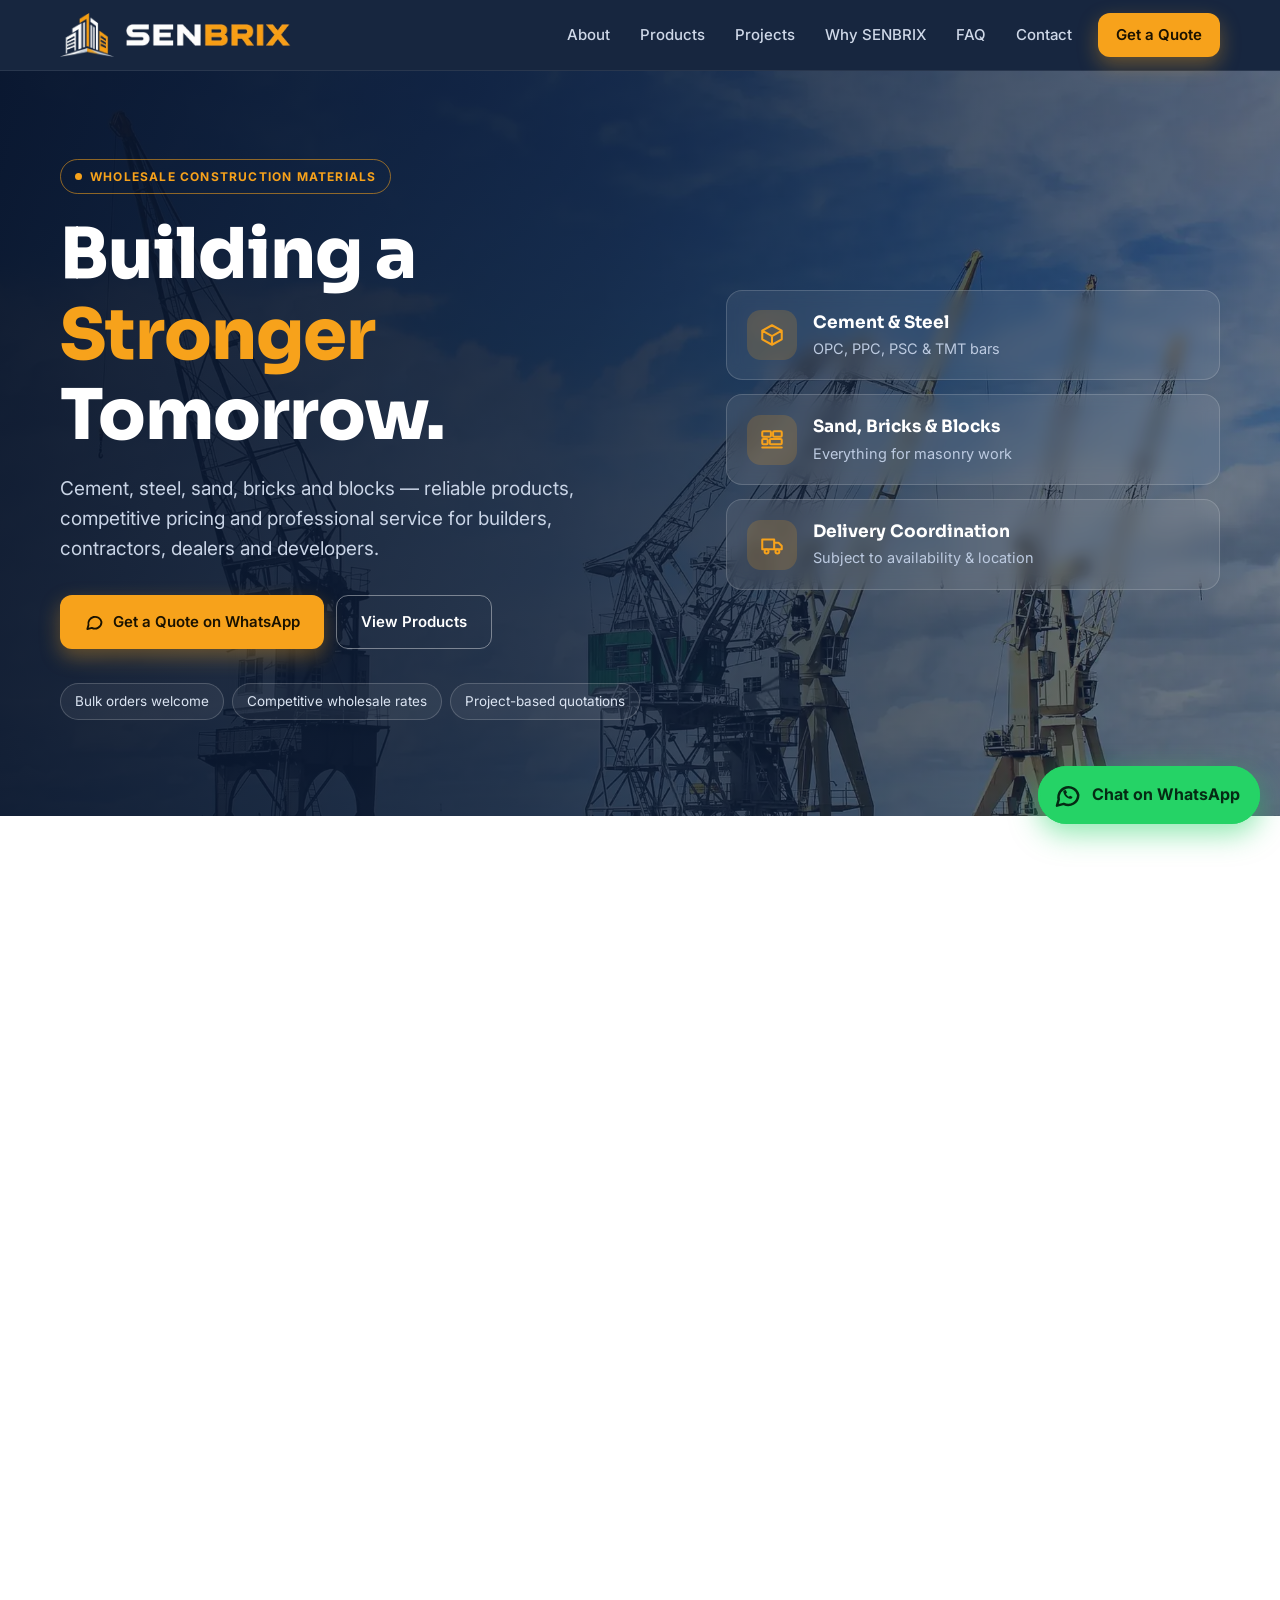
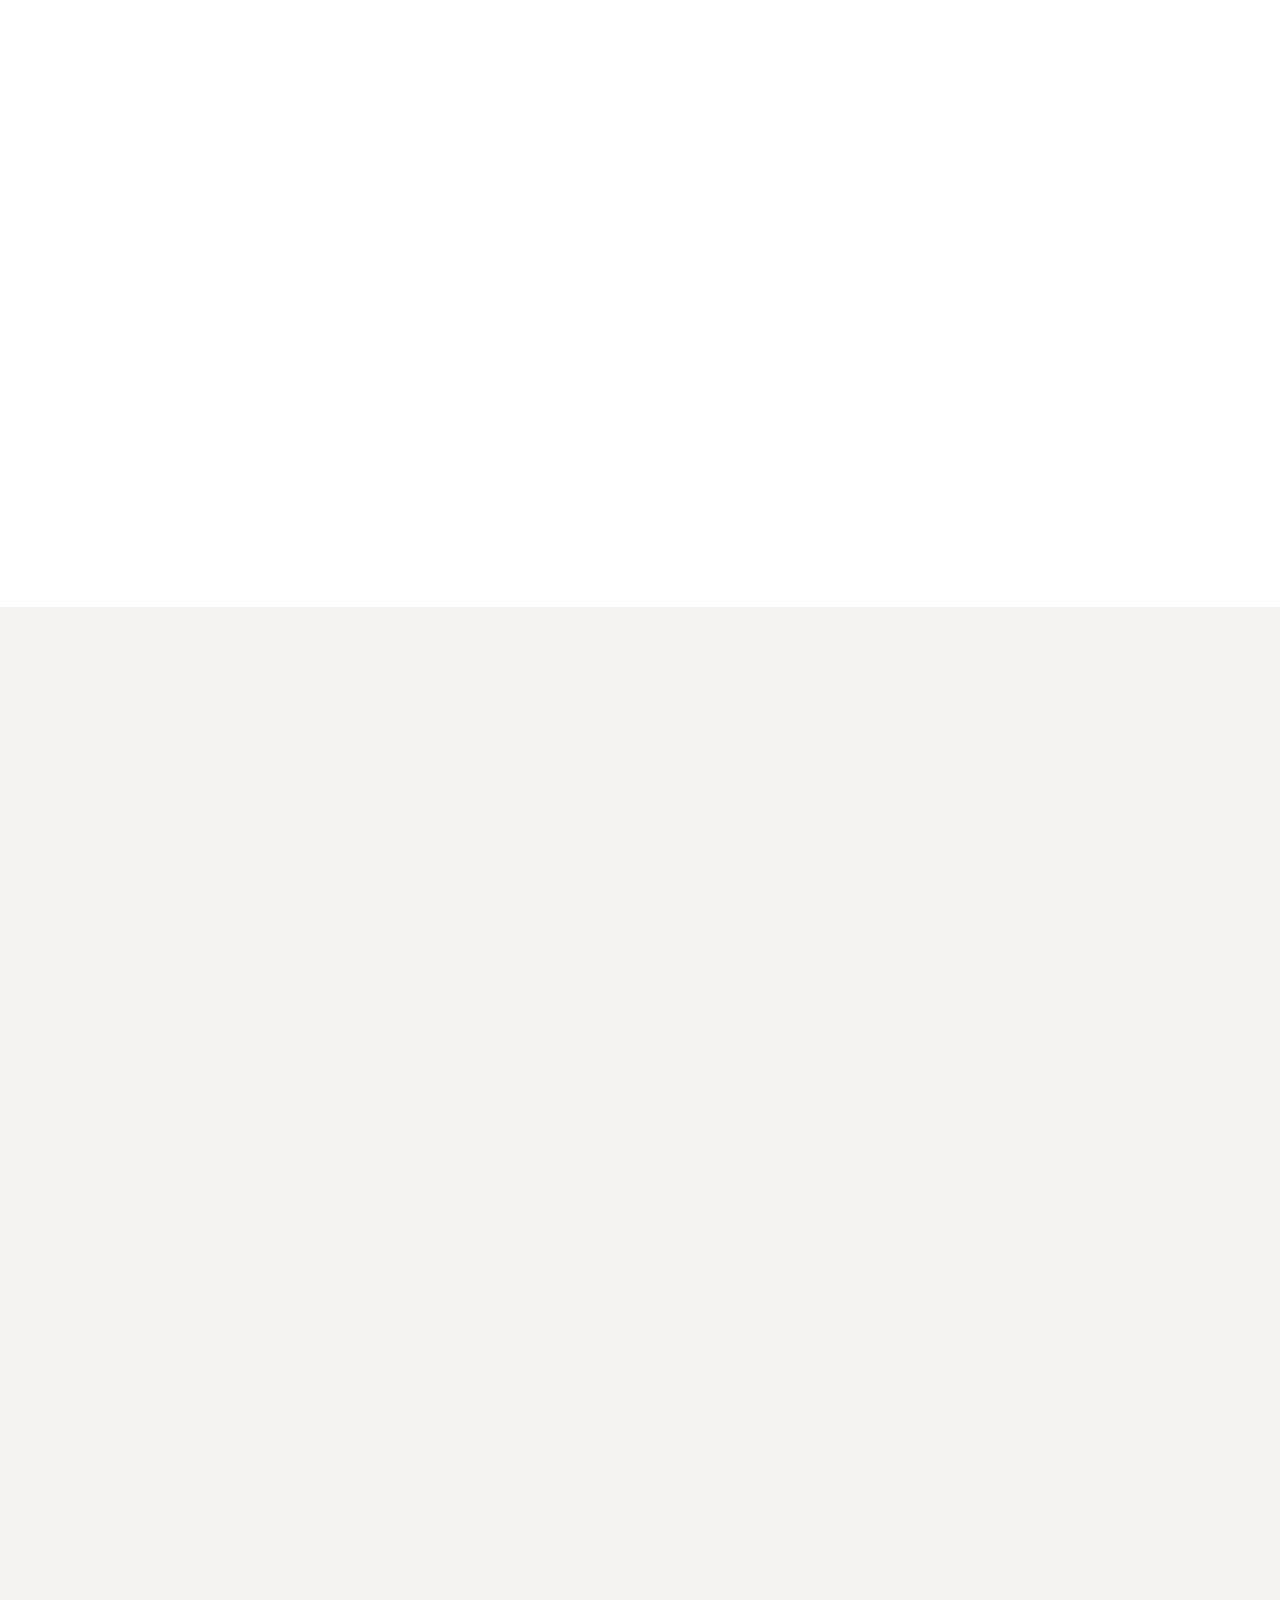
<file: index.html>
<!doctype html>
<html lang="en-IN">
<head>
<meta charset="utf-8">
<meta name="viewport" content="width=device-width, initial-scale=1, viewport-fit=cover">
<title>SENBRIX – Wholesale Construction Materials | Cement, Steel, Sand, Bricks &amp; Blocks</title>
<meta name="description" content="SENBRIX is a wholesale supplier of cement, steel, sand, bricks, blocks and building materials for builders, contractors, dealers and developers. Competitive pricing, bulk orders, project quotations.">
<meta name="theme-color" content="#0e1e38">
<meta name="robots" content="index, follow, max-image-preview:large">
<meta name="author" content="SENBRIX">
<meta property="og:site_name" content="SENBRIX">
<meta property="og:locale" content="en_IN">
<!-- SEO TODO: once the live address is known, add <link rel="canonical" href="https://YOUR-DOMAIN/">, og:url, and make og:image an absolute URL. -->
<link rel="icon" type="image/png" href="assets/favicon.png">
<link rel="apple-touch-icon" href="assets/apple-touch-icon.png">
<meta property="og:type" content="website">
<meta property="og:title" content="SENBRIX – Building a Stronger Tomorrow">
<meta property="og:description" content="Wholesale cement, steel, sand, bricks, blocks and more. Bulk orders and project quotations.">
<meta property="og:image" content="assets/og-image.jpg">
<meta name="twitter:card" content="summary_large_image">
<link rel="preload" as="image" href="assets/hero.webp" imagesrcset="assets/hero-sm.webp 960w, assets/hero.webp 1920w" imagesizes="100vw" fetchpriority="high">
<link rel="preconnect" href="https://fonts.googleapis.com">
<link rel="preconnect" href="https://fonts.gstatic.com" crossorigin>
<link rel="stylesheet" href="https://fonts.googleapis.com/css2?family=Inter:wght@400;500;600;700&family=Sora:wght@600;700;800&display=swap" media="print" onload="this.media='all'">
<noscript><link rel="stylesheet" href="https://fonts.googleapis.com/css2?family=Inter:wght@400;500;600;700&family=Sora:wght@600;700;800&display=swap"></noscript>
<script type="application/ld+json">
[{"@context": "https://schema.org", "@type": "LocalBusiness", "name": "SENBRIX", "description": "Wholesale supplier of cement, steel, sand, bricks, blocks and construction materials for builders, contractors, dealers and developers.", "slogan": "Building a Stronger Tomorrow", "telephone": ["+919346782855", "+917416298474"], "email": "osyed5096@gmail.com", "image": "assets/og-image.jpg", "logo": "assets/logo-full.webp", "priceRange": "Wholesale", "sameAs": ["https://www.instagram.com/senbrix?cplk=MTgyYnR5MHl3cHRpNw=="], "hasOfferCatalog": {"@type": "OfferCatalog", "name": "Construction materials", "itemListElement": [{"@type": "Offer", "itemOffered": {"@type": "Product", "name": "Cement"}}, {"@type": "Offer", "itemOffered": {"@type": "Product", "name": "Steel (TMT bars)"}}, {"@type": "Offer", "itemOffered": {"@type": "Product", "name": "Bricks"}}, {"@type": "Offer", "itemOffered": {"@type": "Product", "name": "Concrete Blocks"}}, {"@type": "Offer", "itemOffered": {"@type": "Product", "name": "Sand"}}, {"@type": "Offer", "itemOffered": {"@type": "Product", "name": "Stone Aggregates"}}, {"@type": "Offer", "itemOffered": {"@type": "Product", "name": "Wall Putty and White Cement"}}, {"@type": "Offer", "itemOffered": {"@type": "Product", "name": "Tile Adhesive"}}, {"@type": "Offer", "itemOffered": {"@type": "Product", "name": "Waterproofing Materials"}}, {"@type": "Offer", "itemOffered": {"@type": "Product", "name": "Grout and Epoxy"}}, {"@type": "Offer", "itemOffered": {"@type": "Product", "name": "Jointing Mortar"}}]}}, {"@context": "https://schema.org", "@type": "FAQPage", "mainEntity": [{"@type": "Question", "name": "What construction materials does SENBRIX supply?", "acceptedAnswer": {"@type": "Answer", "text": "We supply cement (OPC, PPC, PSC and white cement), steel (TMT bars), sand, bricks, concrete blocks, stone aggregates, wall putty, tile adhesive, waterproofing materials, grout, epoxy and jointing mortar."}}, {"@type": "Question", "name": "Does SENBRIX accept bulk orders?", "acceptedAnswer": {"@type": "Answer", "text": "Yes. We support bulk orders for builders, contractors, dealers and developers, with project-based quotations."}}, {"@type": "Question", "name": "How can I get a price quotation?", "acceptedAnswer": {"@type": "Answer", "text": "Tap “Ask for price” on any product, fill in the quotation form, or call us on 93467 82855 or 74162 98474. Share the material, quantity and delivery location and we will reply with a quotation."}}, {"@type": "Question", "name": "Do you deliver to project sites?", "acceptedAnswer": {"@type": "Answer", "text": "We coordinate delivery to project sites, subject to material availability and your location. Please mention your site location when you request a quotation."}}, {"@type": "Question", "name": "Are the prices fixed?", "acceptedAnswer": {"@type": "Answer", "text": "Wholesale prices change with market rates, brand, quantity and location, so we confirm the price in a quotation for every enquiry."}}, {"@type": "Question", "name": "Who do you supply to?", "acceptedAnswer": {"@type": "Answer", "text": "We supply homeowners, builders, contractors, engineers, dealers, developers and construction companies for residential, commercial and industrial projects."}}]}]
</script>
<style>
:root{
  --navy:#0e1e38; --navy2:#162a4a; --navy3:#08142a;
  --orange:#f7a21b; --orange-d:#dd8a05;
  --bg:#f5f3ef; --card:#fff; --line:#e4e0d8; --muted:#5f6b7e; --text:#16233a;
  --radius:18px; --shadow:0 1px 2px rgba(14,30,56,.06),0 10px 28px rgba(14,30,56,.08);
  --head:'Sora',system-ui,-apple-system,'Segoe UI',sans-serif; --body:'Inter',system-ui,-apple-system,'Segoe UI',sans-serif;
}
*{box-sizing:border-box;margin:0;padding:0}
html{scroll-behavior:smooth;scroll-padding-top:76px;-webkit-text-size-adjust:100%}
body{font-family:var(--body);background:var(--bg);color:var(--text);line-height:1.6;font-size:16px}
img,svg{display:block;max-width:100%}
a{color:inherit;text-decoration:none}
button,input,select,textarea{font:inherit;color:inherit}
h1,h2,h3{font-family:var(--head);line-height:1.15;letter-spacing:-.015em}
.wrap{width:100%;max-width:1200px;margin:0 auto;padding:0 20px}
:focus-visible{outline:3px solid var(--orange);outline-offset:2px}
.sr{position:absolute;width:1px;height:1px;overflow:hidden;clip:rect(0 0 0 0)}

.btn{display:inline-flex;align-items:center;justify-content:center;gap:9px;padding:14px 24px;border-radius:12px;font-weight:600;font-size:15px;min-height:48px;transition:background .18s,transform .18s,border-color .18s;cursor:pointer;border:0;white-space:nowrap}
.btn-primary{background:var(--orange);color:#1a1200;box-shadow:0 8px 20px rgba(247,162,27,.35)}
.btn-primary:hover{background:var(--orange-d);transform:translateY(-1px)}
.btn-wa{background:#25d366;color:#052b14}.btn-wa:hover{background:#1fbb59;transform:translateY(-1px)}
.btn-ghost{border:1.5px solid rgba(255,255,255,.4);color:#fff;background:transparent}.btn-ghost:hover{background:rgba(255,255,255,.1)}
.btn-dark{background:var(--navy);color:#fff}.btn-dark:hover{background:var(--navy2)}
.btn-line{border:1.5px solid var(--line);background:#fff}.btn-line:hover{border-color:var(--navy)}
.btn-block{width:100%}

/* header */
header{position:sticky;top:0;z-index:50;background:rgba(14,30,56,.96);backdrop-filter:blur(12px);border-bottom:1px solid rgba(255,255,255,.08)}
header .wrap{display:flex;align-items:center;gap:18px;height:70px}
.brand{display:flex;align-items:center;gap:12px}
.brand .mark{height:44px;width:auto}.brand .word{height:22px;width:auto}
nav{margin-left:auto;display:flex;align-items:center;gap:2px}
nav a{color:#cfd8e8;padding:9px 14px;border-radius:10px;font-weight:500;font-size:15px}
nav a:hover{color:#fff;background:rgba(255,255,255,.08)}
nav .btn{margin-left:10px;padding:10px 18px;min-height:42px;color:#1a1200}
nav .btn:hover{background:var(--orange-d)}
.burger{display:none;margin-left:auto;width:46px;height:46px;border-radius:12px;border:1.5px solid rgba(255,255,255,.25);color:#fff;place-items:center;background:none}

/* hero */
.hero{position:relative;color:#fff;background:var(--navy3);overflow:hidden;isolation:isolate}
.hero>img{position:absolute;inset:0;width:100%;height:100%;object-fit:cover;z-index:-2}
.hero::before{content:"";position:absolute;inset:0;z-index:-1;background:linear-gradient(100deg,rgba(8,20,42,.96) 0%,rgba(14,30,56,.88) 45%,rgba(14,30,56,.55) 100%)}
.hero .wrap{display:grid;grid-template-columns:1.25fr 1fr;gap:48px;align-items:center;padding-top:88px;padding-bottom:96px}
.pill{display:inline-flex;gap:8px;align-items:center;border:1px solid rgba(247,162,27,.55);color:var(--orange);padding:7px 14px;border-radius:99px;font-size:12px;font-weight:700;letter-spacing:.1em;text-transform:uppercase}
.pill i{width:7px;height:7px;border-radius:50%;background:var(--orange)}
.hero h1{font-size:clamp(38px,6.2vw,70px);font-weight:800;margin:20px 0 18px}
.hero h1 em{font-style:normal;color:var(--orange)}
.hero p.lead{font-size:clamp(16px,2vw,19px);color:#c9d4e6;max-width:560px}
.cta{display:flex;gap:12px;flex-wrap:wrap;margin-top:30px}
.chips{display:flex;flex-wrap:wrap;gap:8px;margin-top:34px}
.chips span{border:1px solid rgba(255,255,255,.18);background:rgba(255,255,255,.06);padding:7px 14px;border-radius:99px;font-size:13.5px;color:#dbe4f2}
.hcards{display:grid;gap:14px}
.hcard{display:flex;gap:16px;align-items:center;padding:18px 20px;border-radius:16px;background:rgba(255,255,255,.08);border:1px solid rgba(255,255,255,.16);backdrop-filter:blur(8px)}
.hcard .ic{flex:none;width:50px;height:50px;border-radius:14px;background:rgba(247,162,27,.18);color:var(--orange);display:grid;place-items:center}
.hcard b{display:block;font-family:var(--head);font-size:17px}.hcard span{color:#bccae0;font-size:14.5px}

/* sections */
section{padding:92px 0}
.eyebrow{font-size:12px;font-weight:700;letter-spacing:.15em;text-transform:uppercase;color:var(--orange-d);margin-bottom:10px}
.title{font-size:clamp(28px,4.2vw,42px);margin-bottom:14px}
.sub{color:var(--muted);font-size:17.5px;max-width:660px}
.center{text-align:center}.center .sub{margin:0 auto}

/* about */
.about{background:#fff}
.about .wrap{display:grid;grid-template-columns:1fr 1.05fr;gap:60px;align-items:center}
.about-img{position:relative;border-radius:24px;overflow:hidden;box-shadow:var(--shadow);aspect-ratio:4/3.4;background:var(--navy)}
.about-img img{width:100%;height:100%;object-fit:cover}
.about-tag{position:absolute;left:18px;bottom:18px;background:var(--navy);color:#fff;border-radius:14px;padding:14px 18px;display:flex;gap:12px;align-items:center;box-shadow:var(--shadow)}
.about-tag img{width:44px;height:auto}.about-tag b{display:block;font-family:var(--head);font-size:15px}.about-tag span{font-size:13px;color:#b6c4dc}
.about p{color:var(--muted);margin-bottom:16px;font-size:17px}
.for{display:grid;grid-template-columns:repeat(4,1fr);gap:10px;margin:24px 0 28px}
.for div{background:var(--bg);border-radius:14px;padding:14px 10px;text-align:center;font-weight:600;font-size:14px}
.for svg{margin:0 auto 6px;color:var(--orange-d)}
.checks{list-style:none;display:grid;gap:11px;margin-bottom:28px}
.checks li{display:flex;gap:11px;align-items:flex-start;font-weight:500}
.checks svg{flex:none;margin-top:3px;color:#1f9d62}

/* products */
.pgrid{display:grid;grid-template-columns:repeat(3,1fr);gap:22px;margin-top:44px}
.pcard{background:#fff;border:1px solid var(--line);border-radius:var(--radius);overflow:hidden;display:flex;flex-direction:column;transition:box-shadow .2s,transform .2s,border-color .2s}
.pcard:hover{box-shadow:var(--shadow);transform:translateY(-4px);border-color:#d4cdbf}
.pimg{aspect-ratio:4/3;overflow:hidden;background:#e8e4da;position:relative}
.pimg img{width:100%;height:100%;object-fit:cover;transition:transform .5s}
.pcard:hover .pimg img{transform:scale(1.06)}
.pnum{position:absolute;top:12px;left:12px;background:var(--navy);color:#fff;font:700 12px var(--head);padding:5px 10px;border-radius:99px;letter-spacing:.05em}
.pbody{padding:20px 20px 22px;display:flex;flex-direction:column;gap:10px;flex:1}
.pbody h3{font-size:20px}
.pbody p{color:var(--muted);font-size:15px;flex:1}
.tags{display:flex;flex-wrap:wrap;gap:6px}
.tags span{background:var(--bg);border-radius:99px;padding:4px 11px;font-size:12.5px;font-weight:600;color:#3a465b}
.pbody .btn{margin-top:6px;padding:11px 16px;min-height:44px;font-size:14.5px}
.pcard.cta-card{background:linear-gradient(150deg,var(--navy),var(--navy2));color:#fff;border:0;justify-content:center;padding:34px 28px;gap:14px}
.pcard.cta-card:hover{transform:translateY(-4px)}
.pcard.cta-card h3{font-size:24px}.pcard.cta-card p{color:#bccae0}
.pcard.cta-card .ic{width:56px;height:56px;border-radius:16px;background:rgba(247,162,27,.18);color:var(--orange);display:grid;place-items:center}

/* projects */
.works{background:var(--navy);color:#fff}
.works .eyebrow{color:var(--orange)}.works .sub{color:#b6c4dc}
.wgrid{display:grid;grid-template-columns:repeat(6,1fr);gap:18px;margin-top:44px}
.wcard{position:relative;border-radius:20px;overflow:hidden;min-height:300px;isolation:isolate;display:flex;align-items:flex-end;grid-column:span 2}
.wcard:nth-child(1),.wcard:nth-child(2){grid-column:span 3;min-height:360px}
.wcard img{position:absolute;inset:0;width:100%;height:100%;object-fit:cover;z-index:-2;transition:transform .6s}
.wcard:hover img{transform:scale(1.06)}
.wcard::after{content:"";position:absolute;inset:0;z-index:-1;background:linear-gradient(180deg,rgba(8,20,42,0) 25%,rgba(8,20,42,.94) 100%)}
.wcard div{padding:24px}
.wcard small{display:inline-block;background:var(--orange);color:#1a1200;font-weight:700;font-size:11px;letter-spacing:.1em;text-transform:uppercase;padding:4px 10px;border-radius:99px;margin-bottom:10px}
.wcard h3{font-size:21px;margin-bottom:6px}.wcard p{color:#cdd8ea;font-size:14.5px}
.services{display:grid;grid-template-columns:1.1fr 1fr;gap:28px;margin-top:28px}
.panel{border:1px solid rgba(255,255,255,.14);background:rgba(255,255,255,.05);border-radius:20px;padding:30px}
.panel h3{font-size:22px;margin-bottom:16px}
.panel .checks{margin:0;grid-template-columns:1fr 1fr;gap:12px 18px}
.panel .checks svg{color:var(--orange)}
.panel p{color:#c4d0e4}
.commit{border-left:4px solid var(--orange)}
.commit q{display:block;font:600 19px/1.5 var(--head);quotes:none;margin-bottom:12px}

/* why */
.wgrid2{display:grid;grid-template-columns:repeat(3,1fr);gap:20px;margin-top:44px}
.why{background:#fff;border:1px solid var(--line);border-radius:var(--radius);padding:28px;transition:border-color .2s,box-shadow .2s,transform .2s}
.why:hover{border-color:var(--orange);box-shadow:var(--shadow);transform:translateY(-3px)}
.why .ic{width:54px;height:54px;border-radius:15px;background:#fff3de;color:var(--orange-d);display:grid;place-items:center;margin-bottom:18px}
.why h3{font-size:19px;margin-bottom:8px}.why p{color:var(--muted);font-size:15.5px}

/* contact */
.cband{background:linear-gradient(120deg,var(--orange),#ffb74a);color:#1a1200;padding:64px 0}
.cband .wrap{display:flex;align-items:center;justify-content:space-between;gap:28px;flex-wrap:wrap}
.cband h2{font-size:clamp(26px,4vw,38px);margin-bottom:8px}.cband p{max-width:560px;font-size:17px}
.cband .btn-dark{box-shadow:0 8px 20px rgba(14,30,56,.3)}
.contact{background:#fff}
.cgrid{display:grid;grid-template-columns:1fr 1.05fr;gap:34px;margin-top:44px;align-items:start}
.clist{display:grid;gap:12px}
.citem{display:flex;gap:16px;align-items:center;padding:16px 18px;border:1px solid var(--line);border-radius:16px;background:var(--bg);transition:border-color .2s,transform .2s}
.citem:hover{border-color:var(--orange);transform:translateX(3px)}
.citem .ic{flex:none;width:48px;height:48px;border-radius:13px;background:var(--navy);color:var(--orange);display:grid;place-items:center}
.citem small{display:block;color:var(--muted);font-size:12.5px;font-weight:600;text-transform:uppercase;letter-spacing:.06em}
.citem b{font-size:16.5px;word-break:break-word}
.form{background:var(--bg);border:1px solid var(--line);border-radius:22px;padding:30px}
.form h3{font-size:22px;margin-bottom:6px}.form>p{color:var(--muted);font-size:15px;margin-bottom:20px}
.field{margin-bottom:14px}.field label{display:block;font-size:13px;font-weight:600;margin-bottom:6px}
.field input,.field select,.field textarea{width:100%;border:1.5px solid var(--line);border-radius:12px;padding:13px 14px;background:#fff;min-height:48px}
.field textarea{min-height:92px;resize:vertical}
.field input:focus,.field select:focus,.field textarea:focus{outline:none;border-color:var(--orange);box-shadow:0 0 0 4px rgba(247,162,27,.18)}
.frow{display:grid;grid-template-columns:1fr 1fr;gap:12px}
.fbtns{display:grid;gap:10px;margin-top:6px}
.note{font-size:12.5px;color:var(--muted);text-align:center;margin-top:10px}

/* footer */
footer{background:var(--navy3);color:#9fb0cb;padding:60px 0 28px}
.fgrid{display:grid;grid-template-columns:1.5fr 1fr 1fr 1.2fr;gap:36px}
footer img.flogo{width:190px;height:auto;margin-bottom:16px}
footer h4{color:#fff;font:700 15px var(--head);margin-bottom:14px}
footer li{list-style:none;margin-bottom:9px;font-size:14.5px}footer a:hover{color:#fff}
.social{display:flex;gap:10px;margin-top:6px}
.social a{width:42px;height:42px;border-radius:12px;background:rgba(255,255,255,.08);display:grid;place-items:center;color:#fff;transition:background .2s}
.social a:hover{background:var(--orange);color:#1a1200}
.copy{border-top:1px solid rgba(255,255,255,.1);margin-top:40px;padding-top:22px;display:flex;justify-content:space-between;gap:12px;flex-wrap:wrap;font-size:13.5px}

/* whatsapp float */
.wa{position:fixed;right:20px;bottom:76px;z-index:60;display:flex;align-items:center;gap:10px;background:#25d366;color:#052b14;border-radius:99px;padding:0 20px 0 14px;height:58px;font-weight:700;box-shadow:0 10px 28px rgba(37,211,102,.5);transition:transform .2s}
.wa:hover{transform:translateY(-3px)}
.wa svg{width:30px;height:30px}
.wa::before{content:"";position:absolute;inset:0;border-radius:99px;border:2px solid #25d366;animation:ping 2.4s infinite;pointer-events:none}
@keyframes ping{0%{transform:scale(1);opacity:.7}100%{transform:scale(1.25,1.5);opacity:0}}

@media(max-width:1020px){
  .hero .wrap{grid-template-columns:1fr;padding-top:64px;padding-bottom:72px}
  .hcards{grid-template-columns:repeat(3,1fr)}.hcard{flex-direction:column;align-items:flex-start;text-align:left}
  .pgrid{grid-template-columns:repeat(2,1fr)}.wgrid2{grid-template-columns:repeat(2,1fr)}
  .fgrid{grid-template-columns:1fr 1fr}
}
@media(max-width:860px){
  .burger{display:grid}
  nav{position:fixed;left:0;right:0;top:70px;background:var(--navy);padding:12px 20px 22px;flex-direction:column;align-items:stretch;gap:2px;border-bottom:1px solid rgba(255,255,255,.1);display:none;margin:0;box-shadow:0 20px 40px rgba(0,0,0,.3)}
  nav.open{display:flex}nav a{padding:14px;font-size:16px}nav .btn{margin:10px 0 0}
  .about .wrap,.cgrid,.services{grid-template-columns:1fr}.about .wrap{gap:36px}
  .wgrid{grid-template-columns:1fr 1fr}.wcard,.wcard:nth-child(1),.wcard:nth-child(2){grid-column:span 1;min-height:280px}
  .wcard:nth-child(5){grid-column:span 2}
}
@media(max-width:620px){
  body{font-size:15.5px}.wrap{padding:0 16px}
  section{padding:62px 0}
  header .wrap{height:64px}nav{top:64px}.brand .mark{height:38px}.brand .word{height:18px}
  .hero .wrap{padding-top:44px;padding-bottom:56px;gap:32px}
  .cta .btn{flex:1}
  .hcards{grid-template-columns:1fr}.hcard{flex-direction:row;align-items:center}
  .for{grid-template-columns:repeat(2,1fr)}
  .pgrid{grid-template-columns:1fr;gap:18px}.wgrid2{grid-template-columns:1fr}
  .wgrid{grid-template-columns:1fr}.wcard,.wcard:nth-child(n){grid-column:span 1;min-height:260px}
  .panel{padding:22px}.panel .checks{grid-template-columns:1fr}
  .frow{grid-template-columns:1fr}.form{padding:22px}
  .fgrid{grid-template-columns:1fr}
  .cband .btn{width:100%}
  .wa{right:14px;bottom:14px;width:58px;padding:0;justify-content:center}.wa span{display:none}
  .copy{flex-direction:column}
}

/* ---- FAQ, legal, mobile polish ---- */
section:not(.hero){content-visibility:auto;contain-intrinsic-size:auto 900px}
.pimg img,.wcard img,.about-img img{background:#dcd7cb}
html{-webkit-tap-highlight-color:transparent}
input,select,textarea{font-size:16px}
.faq{background:var(--bg)}
.qalist{max-width:820px;margin:40px auto 0;display:grid;gap:12px}
.qa{background:#fff;border:1px solid var(--line);border-radius:16px;transition:border-color .2s}
.qa[open]{border-color:var(--orange)}
.qa summary{list-style:none;cursor:pointer;padding:18px 54px 18px 20px;font:600 17px/1.4 var(--head);position:relative;min-height:56px}
.qa summary::-webkit-details-marker{display:none}
.qa summary::after{content:"+";position:absolute;right:18px;top:50%;transform:translateY(-50%);width:28px;height:28px;border-radius:50%;background:var(--bg);display:grid;place-items:center;font:600 20px/1 var(--body);color:var(--orange-d)}
.qa[open] summary::after{content:"\2212";background:var(--orange);color:#1a1200}
.qa p{padding:0 20px 20px;color:var(--muted);font-size:16px}
footer .disc{border-top:1px solid rgba(255,255,255,.1);margin-top:34px;padding-top:20px;font-size:13px;line-height:1.6;color:#8294b2}
footer .disc b{color:#b6c4dc}
footer .copy{margin-top:18px;padding-top:0;border:0}
footer .legal{display:flex;gap:18px;flex-wrap:wrap}
footer .tag{font-size:13px;color:#8294b2;margin-top:8px}
.mbar{display:none}
@media(max-width:860px){nav{max-height:calc(100vh - 70px);overflow:auto}}
@media(max-width:620px){
  html{scroll-padding-top:66px}
  .wa{display:none}
  .mbar{display:grid;grid-template-columns:1fr 1.4fr;gap:10px;position:fixed;left:12px;right:12px;bottom:calc(68px + env(safe-area-inset-bottom));z-index:60;padding:8px;background:rgba(14,30,56,.97);border:1px solid rgba(255,255,255,.12);border-radius:18px;box-shadow:0 10px 30px rgba(0,0,0,.35)}
  .mbar a{display:flex;align-items:center;justify-content:center;gap:8px;height:48px;border-radius:12px;font-weight:700;font-size:15.5px}
  .mbar .call{background:#fff;color:var(--navy)}.mbar .wapp{background:#25d366;color:#052b14}
  .title{font-size:27px}.sub{font-size:16px}
  .hero h1{font-size:clamp(36px,11vw,46px)}
  .hero .lead{font-size:16.5px}
  .chips span{font-size:13px;padding:7px 12px}
  .hcard{padding:15px 16px}.hcard .ic{width:44px;height:44px}
  .about-img{aspect-ratio:4/3}
  .about p{font-size:16px}
  .pbody{padding:18px}.pbody h3{font-size:19px}
  .pcard.cta-card{padding:28px 22px}
  .wcard div{padding:20px}.wcard h3{font-size:19px}
  .why{padding:22px}
  .cband{padding:48px 0}
  .citem{padding:14px 16px}.citem b{font-size:16px}
  .qa summary{font-size:16px;padding:16px 52px 16px 16px}.qa p{padding:0 16px 18px;font-size:15.5px}
  footer{padding:46px 0 calc(150px + env(safe-area-inset-bottom))}
  footer li{margin-bottom:0}footer li a{display:inline-block;padding:10px 0}
  footer .legal{gap:6px 22px}footer .legal a{display:inline-block;padding:11px 0}
  footer .copy{gap:2px}
  .btn{min-height:50px}
}
@media(max-width:380px){.wrap{padding:0 14px}.brand .word{height:16px}.hero h1{font-size:34px}.for{gap:8px}.mbar a{font-size:14.5px}}
@media(prefers-reduced-motion:reduce){*{animation:none!important;transition:none!important;scroll-behavior:auto!important}}
</style>
</head>
<body>

<header>
  <div class="wrap">
    <a class="brand" href="#top" aria-label="SENBRIX home">
      <img class="mark" src="assets/logo-mark.webp" width="54" height="44" alt="">
      <img class="word" src="assets/logo-word.webp" width="166" height="22" alt="SENBRIX">
    </a>
    <button class="burger" id="burger" aria-label="Open menu" aria-expanded="false" aria-controls="nav">
      <svg width="22" height="22" viewBox="0 0 24 24" fill="none" stroke="currentColor" stroke-width="2.2" stroke-linecap="round"><path d="M4 7h16M4 12h16M4 17h16"/></svg>
    </button>
    <nav id="nav" aria-label="Main">
      <a href="#about">About</a>
      <a href="#products">Products</a>
      <a href="#projects">Projects</a>
      <a href="#why">Why SENBRIX</a>
      <a href="#faq">FAQ</a>
      <a href="#contact">Contact</a>
      <a class="btn btn-primary" href="https://wa.me/919346782855?text=Hello%20SENBRIX%2C%20I%20need%20a%20quotation%20for%20construction%20materials." target="_blank" rel="noopener">Get a Quote</a>
    </nav>
  </div>
</header>

<main id="top">
<!-- HERO -->
<div class="hero">
  <img src="assets/hero.webp" srcset="assets/hero-sm.webp 960w, assets/hero.webp 1920w" sizes="100vw" width="1920" height="1080" alt="" fetchpriority="high" decoding="async">
  <div class="wrap">
    <div>
      <span class="pill"><i></i> Wholesale construction materials</span>
      <h1>Building a <em>Stronger</em> Tomorrow.</h1>
      <p class="lead">Cement, steel, sand, bricks and blocks — reliable products, competitive pricing and professional service for builders, contractors, dealers and developers.</p>
      <div class="cta">
        <a class="btn btn-primary" href="https://wa.me/919346782855?text=Hello%20SENBRIX%2C%20I%20need%20a%20quotation%20for%20construction%20materials." target="_blank" rel="noopener">
          <svg width="20" height="20" viewBox="0 0 24 24" fill="none" stroke="currentColor" stroke-width="2.2" stroke-linecap="round" stroke-linejoin="round"><path d="M21 12a8 8 0 0 1-11.6 7.1L4 20.5l1.4-4.9A8 8 0 1 1 21 12z"/></svg>
          Get a Quote on WhatsApp</a>
        <a class="btn btn-ghost" href="#products">View Products</a>
      </div>
      <div class="chips"><span>Bulk orders welcome</span><span>Competitive wholesale rates</span><span>Project-based quotations</span></div>
    </div>
    <div class="hcards">
      <div class="hcard"><div class="ic"><svg width="26" height="26" viewBox="0 0 24 24" fill="none" stroke="currentColor" stroke-width="1.9" stroke-linecap="round" stroke-linejoin="round"><path d="M21 8l-9-5-9 5 9 5zM3 8v8l9 5 9-5V8M12 13v8"/></svg></div><div><b>Cement &amp; Steel</b><span>OPC, PPC, PSC &amp; TMT bars</span></div></div>
      <div class="hcard"><div class="ic"><svg width="26" height="26" viewBox="0 0 24 24" fill="none" stroke="currentColor" stroke-width="1.9" stroke-linecap="round" stroke-linejoin="round"><rect x="3" y="4" width="8" height="5" rx="1"/><rect x="13" y="4" width="8" height="5" rx="1"/><rect x="3" y="11" width="5" height="5" rx="1"/><rect x="10" y="11" width="11" height="5" rx="1"/><path d="M3 19h18"/></svg></div><div><b>Sand, Bricks &amp; Blocks</b><span>Everything for masonry work</span></div></div>
      <div class="hcard"><div class="ic"><svg width="26" height="26" viewBox="0 0 24 24" fill="none" stroke="currentColor" stroke-width="1.9" stroke-linecap="round" stroke-linejoin="round"><path d="M3 7h11v9H3zM14 10h4l3 3v3h-7"/><circle cx="7" cy="18" r="1.8"/><circle cx="17" cy="18" r="1.8"/></svg></div><div><b>Delivery Coordination</b><span>Subject to availability &amp; location</span></div></div>
    </div>
  </div>
</div>

<!-- ABOUT -->
<section class="about" id="about">
  <div class="wrap">
    <div class="about-img">
      <img src="assets/w-delivery.webp" srcset="assets/w-delivery-sm.webp 480w, assets/w-delivery.webp 900w" sizes="(max-width:620px) 92vw, (max-width:1020px) 48vw, 600px" width="900" height="675" alt="Material delivery truck on the road" loading="lazy" decoding="async">
      <div class="about-tag"><img src="assets/logo-mark.webp" width="54" height="44" alt=""><div><b>SENBRIX</b><span>Building a Stronger Tomorrow</span></div></div>
    </div>
    <div>
      <div class="eyebrow">About us</div>
      <h2 class="title">Your dependable partner for construction materials</h2>
      <p>SENBRIX is a wholesale supplier of essential construction materials, including cement, steel, sand, bricks, and blocks. We aim to provide reliable products, competitive pricing, and professional service to builders, contractors, dealers, and developers.</p>
      <div class="for">
        <div><svg width="26" height="26" viewBox="0 0 24 24" fill="none" stroke="currentColor" stroke-width="1.9" stroke-linecap="round" stroke-linejoin="round"><path d="M4 21V8l8-5 8 5v13M9 21v-6h6v6"/></svg>Builders</div>
        <div><svg width="26" height="26" viewBox="0 0 24 24" fill="none" stroke="currentColor" stroke-width="1.9" stroke-linecap="round" stroke-linejoin="round"><path d="M4 20h16M6 20V10l6-6 6 6v10M10 14h4"/></svg>Contractors</div>
        <div><svg width="26" height="26" viewBox="0 0 24 24" fill="none" stroke="currentColor" stroke-width="1.9" stroke-linecap="round" stroke-linejoin="round"><path d="M3 9l1-5h16l1 5M4 9v11h16V9M9 20v-6h6v6"/></svg>Dealers</div>
        <div><svg width="26" height="26" viewBox="0 0 24 24" fill="none" stroke="currentColor" stroke-width="1.9" stroke-linecap="round" stroke-linejoin="round"><path d="M3 21h18M5 21V7l7-4 7 4v14M9 11h2M13 11h2M9 15h2M13 15h2"/></svg>Developers</div>
      </div>
      <ul class="checks">
        <li><svg width="22" height="22" viewBox="0 0 24 24" fill="none" stroke="currentColor" stroke-width="2.6" stroke-linecap="round" stroke-linejoin="round"><circle cx="12" cy="12" r="10" stroke-width="1.8"/><path d="M7.5 12.5l3 3 6-6.500"/></svg>Multiple construction materials from one supplier</li>
        <li><svg width="22" height="22" viewBox="0 0 24 24" fill="none" stroke="currentColor" stroke-width="2.6" stroke-linecap="round" stroke-linejoin="round"><circle cx="12" cy="12" r="10" stroke-width="1.8"/><path d="M7.5 12.5l3 3 6-6.500"/></svg>Bulk orders and project-based quotations</li>
        <li><svg width="22" height="22" viewBox="0 0 24 24" fill="none" stroke="currentColor" stroke-width="2.6" stroke-linecap="round" stroke-linejoin="round"><circle cx="12" cy="12" r="10" stroke-width="1.8"/><path d="M7.5 12.5l3 3 6-6.500"/></svg>Focus on long-term customer relationships</li>
      </ul>
      <a class="btn btn-dark" href="#contact">Contact our team</a>
    </div>
  </div>
</section>

<!-- PRODUCTS -->
<section id="products">
  <div class="wrap">
    <div class="center">
      <div class="eyebrow">Our products &amp; services</div>
      <h2 class="title">Everything your project needs, from one supplier</h2>
      <p class="sub">Quality materials at competitive wholesale prices. Tap “Ask for price” on any product to get a quick quotation on WhatsApp.</p>
    </div>
    <div class="pgrid">

      <article class="pcard"><div class="pimg"><span class="pnum">01</span><img src="assets/p-cement.webp" srcset="assets/p-cement-sm.webp 480w, assets/p-cement.webp 800w" sizes="(max-width:620px) 92vw, (max-width:1020px) 48vw, 380px" width="800" height="600" alt="Cement bags from leading brands" loading="lazy" decoding="async"></div>
        <div class="pbody"><h3>Cement</h3><p>Cement wholesale and bulk supply for foundations, slabs, columns, plastering and masonry. Standard 50 kg bags from leading brands.</p>
        <div class="tags"><span>OPC 43</span><span>OPC 53</span><span>PPC</span><span>PSC</span></div>
        <a class="btn btn-line" href="https://wa.me/919346782855?text=Hello%20SENBRIX%2C%20please%20share%20the%20price%20for%20Cement." target="_blank" rel="noopener">Ask for price →</a></div></article>

      <article class="pcard"><div class="pimg"><span class="pnum">02</span><img src="assets/p-steel.webp" srcset="assets/p-steel-sm.webp 480w, assets/p-steel.webp 800w" sizes="(max-width:620px) 92vw, (max-width:1020px) 48vw, 380px" width="800" height="600" alt="TMT steel reinforcement bars" loading="lazy" decoding="async"></div>
        <div class="pbody"><h3>Steel (TMT Bars)</h3><p>Strong, ribbed reinforcement steel for beams, columns, slabs and foundations. Supplied in project quantities.</p>
        <div class="tags"><span>TMT bars</span><span>Multiple sizes</span><span>Bulk supply</span></div>
        <a class="btn btn-line" href="https://wa.me/919346782855?text=Hello%20SENBRIX%2C%20please%20share%20the%20price%20for%20Steel%20(TMT%20bars)." target="_blank" rel="noopener">Ask for price →</a></div></article>

      <article class="pcard"><div class="pimg"><span class="pnum">03</span><img src="assets/p-bricks.webp" srcset="assets/p-bricks-sm.webp 480w, assets/p-bricks.webp 800w" sizes="(max-width:620px) 92vw, (max-width:1020px) 48vw, 380px" width="800" height="600" alt="Red clay bricks" loading="lazy" decoding="async"></div>
        <div class="pbody"><h3>Bricks</h3><p>Durable bricks for walls and load-bearing masonry. Approx. size 9″ × 4.5″ × 3″ (varies by type).</p>
        <div class="tags"><span>Red clay</span><span>First class</span><span>Fly ash</span><span>Concrete</span></div>
        <a class="btn btn-line" href="https://wa.me/919346782855?text=Hello%20SENBRIX%2C%20please%20share%20the%20price%20for%20Bricks." target="_blank" rel="noopener">Ask for price →</a></div></article>

      <article class="pcard"><div class="pimg"><span class="pnum">04</span><img src="assets/p-blocks.webp" srcset="assets/p-blocks-sm.webp 480w, assets/p-blocks.webp 800w" sizes="(max-width:620px) 92vw, (max-width:1020px) 48vw, 380px" width="800" height="600" alt="Concrete blocks wall" loading="lazy" decoding="async"></div>
        <div class="pbody"><h3>Concrete Blocks</h3><p>Strong, uniform blocks for faster construction and lower wall cost. Sizes 4″ / 6″ / 8″ (varies by manufacturer).</p>
        <div class="tags"><span>Solid</span><span>Hollow</span><span>AAC</span><span>Cement blocks</span></div>
        <a class="btn btn-line" href="https://wa.me/919346782855?text=Hello%20SENBRIX%2C%20please%20share%20the%20price%20for%20Concrete%20Blocks." target="_blank" rel="noopener">Ask for price →</a></div></article>

      <article class="pcard"><div class="pimg"><span class="pnum">05</span><img src="assets/p-sand.webp" srcset="assets/p-sand-sm.webp 480w, assets/p-sand.webp 800w" sizes="(max-width:620px) 92vw, (max-width:1020px) 48vw, 380px" width="800" height="600" alt="Construction sand" loading="lazy" decoding="async"></div>
        <div class="pbody"><h3>Sand</h3><p>Clean, graded sand for concrete, masonry and plastering. Fine, medium and coarse as per requirement.</p>
        <div class="tags"><span>River sand</span><span>M-Sand</span><span>P-Sand</span><span>Robo sand</span></div>
        <a class="btn btn-line" href="https://wa.me/919346782855?text=Hello%20SENBRIX%2C%20please%20share%20the%20price%20for%20Sand." target="_blank" rel="noopener">Ask for price →</a></div></article>

      <article class="pcard"><div class="pimg"><span class="pnum">06</span><img src="assets/p-aggregates.webp" srcset="assets/p-aggregates-sm.webp 480w, assets/p-aggregates.webp 800w" sizes="(max-width:620px) 92vw, (max-width:1020px) 48vw, 380px" width="800" height="600" alt="Crushed stone aggregates" loading="lazy" decoding="async"></div>
        <div class="pbody"><h3>Stone Aggregates</h3><p>Crushed stone for concrete, road work, foundations and general construction.</p>
        <div class="tags"><span>10 mm</span><span>12 mm</span><span>20 mm</span><span>40 mm</span><span>Stone dust</span></div>
        <a class="btn btn-line" href="https://wa.me/919346782855?text=Hello%20SENBRIX%2C%20please%20share%20the%20price%20for%20Stone%20Aggregates." target="_blank" rel="noopener">Ask for price →</a></div></article>

      <article class="pcard"><div class="pimg"><span class="pnum">07</span><img src="assets/p-putty.webp" srcset="assets/p-putty-sm.webp 480w, assets/p-putty.webp 800w" sizes="(max-width:620px) 92vw, (max-width:1020px) 48vw, 380px" width="800" height="600" alt="Applying wall putty" loading="lazy" decoding="async"></div>
        <div class="pbody"><h3>Wall Putty &amp; White Cement</h3><p>Smooth, long-lasting wall finish. White cement and putty in 20 kg / 40 kg bags (varies by brand).</p>
        <div class="tags"><span>White cement</span><span>Polymer modified</span><span>Acrylic</span></div>
        <a class="btn btn-line" href="https://wa.me/919346782855?text=Hello%20SENBRIX%2C%20please%20share%20the%20price%20for%20Wall%20Putty%20%2F%20White%20Cement." target="_blank" rel="noopener">Ask for price →</a></div></article>

      <article class="pcard"><div class="pimg"><span class="pnum">08</span><img src="assets/p-adhesive.webp" srcset="assets/p-adhesive-sm.webp 480w, assets/p-adhesive.webp 800w" sizes="(max-width:620px) 92vw, (max-width:1020px) 48vw, 380px" width="800" height="600" alt="Tile adhesive being applied" loading="lazy" decoding="async"></div>
        <div class="pbody"><h3>Tile Adhesive</h3><p>Strong bonding for floor tiles, wall tiles and natural stone. 20 kg / 25 kg bags (varies by brand).</p>
        <div class="tags"><span>Cement based</span><span>Polymer modified</span><span>Ready mix</span></div>
        <a class="btn btn-line" href="https://wa.me/919346782855?text=Hello%20SENBRIX%2C%20please%20share%20the%20price%20for%20Tile%20Adhesive." target="_blank" rel="noopener">Ask for price →</a></div></article>

      <article class="pcard"><div class="pimg"><span class="pnum">09</span><img src="assets/p-waterproofing.webp" srcset="assets/p-waterproofing-sm.webp 480w, assets/p-waterproofing.webp 800w" sizes="(max-width:620px) 92vw, (max-width:1020px) 48vw, 380px" width="800" height="600" alt="Waterproofing membrane on a roof" loading="lazy" decoding="async"></div>
        <div class="pbody"><h3>Waterproofing Materials</h3><p>Protection against leakage and dampness for roofs, terraces, bathrooms and basements.</p>
        <div class="tags"><span>Roofs</span><span>Bathrooms</span><span>Basements</span></div>
        <a class="btn btn-line" href="https://wa.me/919346782855?text=Hello%20SENBRIX%2C%20please%20share%20the%20price%20for%20Waterproofing%20Materials." target="_blank" rel="noopener">Ask for price →</a></div></article>

      <article class="pcard"><div class="pimg"><span class="pnum">10</span><img src="assets/p-grout.webp" srcset="assets/p-grout-sm.webp 480w, assets/p-grout.webp 800w" sizes="(max-width:620px) 92vw, (max-width:1020px) 48vw, 380px" width="800" height="600" alt="Tile grout cleaning" loading="lazy" decoding="async"></div>
        <div class="pbody"><h3>Grout &amp; Epoxy</h3><p>Clean, durable tile joints and strong epoxy products for a neat, long-lasting finish.</p>
        <div class="tags"><span>Tile grout</span><span>Epoxy grout</span><span>Epoxy</span></div>
        <a class="btn btn-line" href="https://wa.me/919346782855?text=Hello%20SENBRIX%2C%20please%20share%20the%20price%20for%20Grout%20%2F%20Epoxy." target="_blank" rel="noopener">Ask for price →</a></div></article>

      <article class="pcard"><div class="pimg"><span class="pnum">11</span><img src="assets/p-mortar.webp" srcset="assets/p-mortar-sm.webp 480w, assets/p-mortar.webp 800w" sizes="(max-width:620px) 92vw, (max-width:1020px) 48vw, 380px" width="800" height="600" alt="Worker laying blocks with jointing mortar" loading="lazy" decoding="async"></div>
        <div class="pbody"><h3>Jointing Mortar</h3><p>Ready-to-use mortar for strong, even joints in block, brick and tile work.</p>
        <div class="tags"><span>Blocks</span><span>Bricks</span><span>Tiles</span></div>
        <a class="btn btn-line" href="https://wa.me/919346782855?text=Hello%20SENBRIX%2C%20please%20share%20the%20price%20for%20Jointing%20Mortar." target="_blank" rel="noopener">Ask for price →</a></div></article>

      <article class="pcard cta-card">
        <div class="ic"><svg width="28" height="28" viewBox="0 0 24 24" fill="none" stroke="currentColor" stroke-width="2" stroke-linecap="round" stroke-linejoin="round"><path d="M21 12a8 8 0 0 1-11.6 7.1L4 20.5l1.4-4.9A8 8 0 1 1 21 12z"/></svg></div>
        <h3>Bulk or project order?</h3>
        <p>Send us your requirement list and location. We’ll prepare a project-based quotation and coordinate delivery, subject to availability.</p>
        <a class="btn btn-primary" href="https://wa.me/919346782855?text=Hello%20SENBRIX%2C%20I%20have%20a%20bulk%2Fproject%20requirement.%20Please%20share%20a%20quotation." target="_blank" rel="noopener">Request a quotation</a>
      </article>
    </div>
  </div>
</section>

<!-- PROJECTS -->
<section class="works" id="projects">
  <div class="wrap">
    <div class="eyebrow">Our works &amp; projects</div>
    <h2 class="title">Materials for every kind of build</h2>
    <p class="sub">We supply high-quality construction materials for residential, commercial and industrial projects — helping homeowners, builders, contractors, engineers and construction companies source what they need at competitive wholesale prices.</p>
    <div class="wgrid">
      <article class="wcard"><img src="assets/w-residential.webp" srcset="assets/w-residential-sm.webp 480w, assets/w-residential.webp 900w" sizes="(max-width:620px) 92vw, (max-width:1020px) 48vw, 600px" width="900" height="675" alt="Residential house under construction" loading="lazy" decoding="async"><div><small>Residential</small><h3>House &amp; Villa Construction</h3><p>Cement, steel, sand, bricks and blocks for foundations to finishing, plus putty, tile adhesive and waterproofing.</p></div></article>
      <article class="wcard"><img src="assets/w-apartments.webp" srcset="assets/w-apartments-sm.webp 480w, assets/w-apartments.webp 900w" sizes="(max-width:620px) 92vw, (max-width:1020px) 48vw, 600px" width="900" height="675" alt="Apartment buildings" loading="lazy" decoding="async"><div><small>Apartments</small><h3>Apartments &amp; Multi-storey Buildings</h3><p>Bulk supply of structural materials with scheduled deliveries for large residential developments.</p></div></article>
      <article class="wcard"><img src="assets/w-commercial.webp" srcset="assets/w-commercial-sm.webp 480w, assets/w-commercial.webp 900w" sizes="(max-width:620px) 92vw, (max-width:1020px) 48vw, 600px" width="900" height="675" alt="Modern commercial building" loading="lazy" decoding="async"><div><small>Commercial</small><h3>Commercial Properties</h3><p>Offices, showrooms, shops and retail spaces — reliable materials to keep your timeline on track.</p></div></article>
      <article class="wcard"><img src="assets/w-industrial.webp" srcset="assets/w-industrial-sm.webp 480w, assets/w-industrial.webp 900w" sizes="(max-width:620px) 92vw, (max-width:1020px) 48vw, 600px" width="900" height="675" alt="Industrial construction site" loading="lazy" decoding="async"><div><small>Industrial</small><h3>Industrial Projects</h3><p>Large-volume cement, steel and aggregates for warehouses, factories and industrial sites.</p></div></article>
      <article class="wcard"><img src="assets/hero.webp" srcset="assets/hero-sm.webp 960w, assets/hero.webp 1920w" sizes="(max-width:620px) 92vw, 600px" width="1920" height="1080" alt="Tower cranes on a building site" loading="lazy" decoding="async"><div><small>Bulk supply</small><h3>Site-to-Site Material Supply</h3><p>Timely delivery coordination to your project site, with quotations based on your requirements.</p></div></article>
    </div>
    <div class="services">
      <div class="panel">
        <h3>Our services include</h3>
        <ul class="checks">
          <li><svg width="20" height="20" viewBox="0 0 24 24" fill="none" stroke="currentColor" stroke-width="2.6" stroke-linecap="round" stroke-linejoin="round"><path d="M5 12.5l4.500 4.500L19 7.500"/></svg>Residential house construction</li>
          <li><svg width="20" height="20" viewBox="0 0 24 24" fill="none" stroke="currentColor" stroke-width="2.6" stroke-linecap="round" stroke-linejoin="round"><path d="M5 12.5l4.500 4.500L19 7.500"/></svg>Commercial building projects</li>
          <li><svg width="20" height="20" viewBox="0 0 24 24" fill="none" stroke="currentColor" stroke-width="2.6" stroke-linecap="round" stroke-linejoin="round"><path d="M5 12.5l4.500 4.500L19 7.500"/></svg>Apartments &amp; multi-storey buildings</li>
          <li><svg width="20" height="20" viewBox="0 0 24 24" fill="none" stroke="currentColor" stroke-width="2.6" stroke-linecap="round" stroke-linejoin="round"><path d="M5 12.5l4.500 4.500L19 7.500"/></svg>Industrial construction projects</li>
          <li><svg width="20" height="20" viewBox="0 0 24 24" fill="none" stroke="currentColor" stroke-width="2.6" stroke-linecap="round" stroke-linejoin="round"><path d="M5 12.5l4.500 4.500L19 7.500"/></svg>Bulk construction material supply</li>
          <li><svg width="20" height="20" viewBox="0 0 24 24" fill="none" stroke="currentColor" stroke-width="2.6" stroke-linecap="round" stroke-linejoin="round"><path d="M5 12.5l4.500 4.500L19 7.500"/></svg>Timely delivery to project sites</li>
          <li><svg width="20" height="20" viewBox="0 0 24 24" fill="none" stroke="currentColor" stroke-width="2.6" stroke-linecap="round" stroke-linejoin="round"><path d="M5 12.5l4.500 4.500L19 7.500"/></svg>Quotations based on project needs</li>
        </ul>
      </div>
      <div class="panel commit">
        <h3>Our commitment</h3>
        <q>Quality materials, competitive pricing, dependable service, and long-term customer relationships for every project.</q>
        <p>We aim to support residential buildings, commercial properties, apartment construction and other building projects by helping customers source their required construction materials.</p>
      </div>
    </div>
  </div>
</section>

<!-- WHY -->
<section id="why">
  <div class="wrap">
    <div class="center">
      <div class="eyebrow">Why choose SENBRIX?</div>
      <h2 class="title">Built on quality, pricing and trust</h2>
      <p class="sub">Six reasons builders and contractors choose us for their materials.</p>
    </div>
    <div class="wgrid2">
      <div class="why"><div class="ic"><svg width="28" height="28" viewBox="0 0 24 24" fill="none" stroke="currentColor" stroke-width="2" stroke-linecap="round" stroke-linejoin="round"><path d="M12 3l8 3v6c0 5-3.500 8-8 9-4.500-1-8-4-8-9V6z"/><path d="M8.500 12l2.500 2.500 5-5"/></svg></div><h3>Quality-focused materials</h3><p>Dependable construction materials selected for strength, consistency and long-term performance.</p></div>
      <div class="why"><div class="ic"><svg width="28" height="28" viewBox="0 0 24 24" fill="none" stroke="currentColor" stroke-width="2" stroke-linecap="round" stroke-linejoin="round"><path d="M12 2v20M17 6.500C17 4.600 14.800 4 12 4S7 5 7 7.500 9 10.500 12 11s5 1.500 5 4-2.200 3.500-5 3.500-5-.700-5-2.700"/></svg></div><h3>Competitive &amp; transparent pricing</h3><p>Fair wholesale rates with clear quotations, so you can plan your budget with confidence.</p></div>
      <div class="why"><div class="ic"><svg width="28" height="28" viewBox="0 0 24 24" fill="none" stroke="currentColor" stroke-width="2" stroke-linecap="round" stroke-linejoin="round"><path d="M21 8l-9-5-9 5 9 5zM3 8v8l9 5 9-5V8M12 13v8"/></svg></div><h3>Support for bulk orders</h3><p>Large quantities for builders, contractors, dealers and developers, handled smoothly.</p></div>
      <div class="why"><div class="ic"><svg width="28" height="28" viewBox="0 0 24 24" fill="none" stroke="currentColor" stroke-width="2" stroke-linecap="round" stroke-linejoin="round"><rect x="3" y="4" width="8" height="5" rx="1"/><rect x="13" y="4" width="8" height="5" rx="1"/><rect x="3" y="11" width="5" height="5" rx="1"/><rect x="10" y="11" width="11" height="5" rx="1"/><path d="M3 19h18"/></svg></div><h3>Everything from one supplier</h3><p>Cement, steel, sand, bricks, blocks and finishing materials — one call, one quotation.</p></div>
      <div class="why"><div class="ic"><svg width="28" height="28" viewBox="0 0 24 24" fill="none" stroke="currentColor" stroke-width="2" stroke-linecap="round" stroke-linejoin="round"><path d="M21 12a8 8 0 0 1-11.600 7.100L4 20.500l1.400-4.900A8 8 0 1 1 21 12z"/></svg></div><h3>Professional communication</h3><p>Quick, clear and respectful customer service — on the phone, WhatsApp or email.</p></div>
      <div class="why"><div class="ic"><svg width="28" height="28" viewBox="0 0 24 24" fill="none" stroke="currentColor" stroke-width="2" stroke-linecap="round" stroke-linejoin="round"><path d="M11 17l2 2a1.500 1.500 0 0 0 2-2M14 14l2.500 2.500a1.500 1.500 0 0 0 2-2l-3.500-3.500a3 3 0 0 0-4 0l-.5.5a1.500 1.500 0 0 1-2-2l3-3a4 4 0 0 1 5.500 0L19 8M3 15l5 5M3 8l1-1 5 5"/></svg></div><h3>Long-term relationships</h3><p>We grow with our customers — every project is the start of a lasting partnership.</p></div>
    </div>
  </div>
</section>

<!-- FAQ -->
<section id="faq" class="faq">
  <div class="wrap">
    <div class="center">
      <div class="eyebrow">FAQ</div>
      <h2 class="title">Frequently asked questions</h2>
      <p class="sub">Quick answers about our products, bulk orders, quotations and delivery.</p>
    </div>
    <div class="qalist">
      <details class="qa"><summary>What construction materials does SENBRIX supply?</summary><p>We supply cement (OPC, PPC, PSC and white cement), steel (TMT bars), sand, bricks, concrete blocks, stone aggregates, wall putty, tile adhesive, waterproofing materials, grout, epoxy and jointing mortar.</p></details>
      <details class="qa"><summary>Does SENBRIX accept bulk orders?</summary><p>Yes. We support bulk orders for builders, contractors, dealers and developers, with project-based quotations.</p></details>
      <details class="qa"><summary>How can I get a price quotation?</summary><p>Tap “Ask for price” on any product, fill in the quotation form, or call us on 93467 82855 or 74162 98474. Share the material, quantity and delivery location and we will reply with a quotation.</p></details>
      <details class="qa"><summary>Do you deliver to project sites?</summary><p>We coordinate delivery to project sites, subject to material availability and your location. Please mention your site location when you request a quotation.</p></details>
      <details class="qa"><summary>Are the prices fixed?</summary><p>Wholesale prices change with market rates, brand, quantity and location, so we confirm the price in a quotation for every enquiry.</p></details>
      <details class="qa"><summary>Who do you supply to?</summary><p>We supply homeowners, builders, contractors, engineers, dealers, developers and construction companies for residential, commercial and industrial projects.</p></details>
    </div>
  </div>
</section>

<!-- CTA BAND -->
<div class="cband">
  <div class="wrap">
    <div>
      <h2>Need Construction Materials?</h2>
      <p>Contact SENBRIX today for product information, bulk-order enquiries, and quotations for your next project.</p>
    </div>
    <a class="btn btn-dark" href="https://wa.me/919346782855?text=Hello%20SENBRIX%2C%20I%20need%20construction%20materials.%20Please%20share%20product%20information%20and%20a%20quotation." target="_blank" rel="noopener">Chat on WhatsApp</a>
  </div>
</div>

<!-- CONTACT -->
<section class="contact" id="contact">
  <div class="wrap">
    <div class="center">
      <div class="eyebrow">Contact us</div>
      <h2 class="title">Let’s talk about your project</h2>
      <p class="sub">Call, message or send us your requirement — we’ll respond with the right materials and a quotation.</p>
    </div>
    <div class="cgrid">
      <div class="clist">
        <a class="citem" href="tel:+919346782855"><div class="ic"><svg width="22" height="22" viewBox="0 0 24 24" fill="none" stroke="currentColor" stroke-width="2" stroke-linecap="round" stroke-linejoin="round"><path d="M5 4h4l2 5-2.500 1.500a11 11 0 0 0 5 5L15 13l5 2v4a2 2 0 0 1-2 2A16 16 0 0 1 3 6a2 2 0 0 1 2-2"/></svg></div><div><small>Phone</small><b>93467 82855</b></div></a>
        <a class="citem" href="tel:+917416298474"><div class="ic"><svg width="22" height="22" viewBox="0 0 24 24" fill="none" stroke="currentColor" stroke-width="2" stroke-linecap="round" stroke-linejoin="round"><path d="M5 4h4l2 5-2.500 1.500a11 11 0 0 0 5 5L15 13l5 2v4a2 2 0 0 1-2 2A16 16 0 0 1 3 6a2 2 0 0 1 2-2"/></svg></div><div><small>Phone</small><b>74162 98474</b></div></a>
        <a class="citem" href="mailto:osyed5096@gmail.com"><div class="ic"><svg width="22" height="22" viewBox="0 0 24 24" fill="none" stroke="currentColor" stroke-width="2" stroke-linecap="round" stroke-linejoin="round"><rect x="3" y="5" width="18" height="14" rx="2"/><path d="M3 7l9 6 9-6"/></svg></div><div><small>Email</small><b>osyed5096@gmail.com</b></div></a>
        <a class="citem" href="https://www.instagram.com/senbrix?cplk=MTgyYnR5MHl3cHRpNw==" target="_blank" rel="noopener"><div class="ic"><svg width="22" height="22" viewBox="0 0 24 24" fill="none" stroke="currentColor" stroke-width="2" stroke-linecap="round" stroke-linejoin="round"><rect x="3" y="3" width="18" height="18" rx="5"/><circle cx="12" cy="12" r="4"/><circle cx="17.500" cy="6.500" r="1" fill="currentColor"/></svg></div><div><small>Instagram</small><b>@SENBRIX</b></div></a>
      </div>
      <form class="form" id="quoteForm">
        <h3>Request a quotation</h3>
        <p>Fill in the details and send it straight to us on WhatsApp.</p>
        <div class="frow">
          <div class="field"><label for="f-name">Your name</label><input id="f-name" autocomplete="name" placeholder="Full name"></div>
          <div class="field"><label for="f-phone">Phone number</label><input id="f-phone" type="tel" autocomplete="tel" placeholder="Your number"></div>
        </div>
        <div class="frow">
          <div class="field"><label for="f-mat">Material needed</label>
            <select id="f-mat"><option>Cement</option><option>Steel (TMT bars)</option><option>Bricks</option><option>Concrete Blocks</option><option>Sand</option><option>Stone Aggregates</option><option>Wall Putty / White Cement</option><option>Tile Adhesive</option><option>Waterproofing Materials</option><option>Grout / Epoxy</option><option>Jointing Mortar</option><option>Multiple materials</option></select></div>
          <div class="field"><label for="f-qty">Quantity</label><input id="f-qty" placeholder="e.g. 200 bags / 5 tons"></div>
        </div>
        <div class="field"><label for="f-loc">Delivery location</label><input id="f-loc" placeholder="Site area / city"></div>
        <div class="field"><label for="f-msg">Message (optional)</label><textarea id="f-msg" placeholder="Brand preference, delivery date, project details…"></textarea></div>
        <div class="fbtns">
          <button class="btn btn-wa btn-block" type="submit">
            <svg width="20" height="20" viewBox="0 0 24 24" fill="none" stroke="currentColor" stroke-width="2.2" stroke-linecap="round" stroke-linejoin="round"><path d="M21 12a8 8 0 0 1-11.6 7.1L4 20.5l1.4-4.9A8 8 0 1 1 21 12z"/></svg>Send on WhatsApp</button>
          <button class="btn btn-line btn-block" type="button" id="mailBtn">Send by email instead</button>
        </div>
        <p class="note">No data is stored on this website — your message opens in WhatsApp or your email app.</p>
      </form>
    </div>
  </div>
</section>
</main>

<footer>
  <div class="wrap">
    <div class="fgrid">
      <div>
        <img class="flogo" src="assets/logo-full.webp" width="190" height="130" alt="SENBRIX – Building a Stronger Tomorrow" loading="lazy">
        <p style="font-size:14.5px;max-width:300px">Wholesale supplier of cement, steel, sand, bricks, blocks and construction materials.</p>
      </div>
      <div><h4>Quick links</h4><ul><li><a href="#about">About us</a></li><li><a href="#products">Products</a></li><li><a href="#projects">Works &amp; projects</a></li><li><a href="#why">Why SENBRIX</a></li><li><a href="#faq">FAQ</a></li><li><a href="#contact">Contact</a></li></ul></div>
      <div><h4>Products</h4><ul><li>Cement &amp; White Cement</li><li>Steel (TMT bars)</li><li>Sand, Bricks &amp; Blocks</li><li>Putty, Adhesive &amp; Grout</li><li>Waterproofing</li></ul></div>
      <div><h4>Contact</h4><ul><li><a href="tel:+919346782855">93467 82855</a></li><li><a href="tel:+917416298474">74162 98474</a></li><li><a href="mailto:osyed5096@gmail.com">osyed5096@gmail.com</a></li></ul>
        <div class="social">
          <a href="https://www.instagram.com/senbrix?cplk=MTgyYnR5MHl3cHRpNw==" target="_blank" rel="noopener" aria-label="Instagram"><svg width="20" height="20" viewBox="0 0 24 24" fill="none" stroke="currentColor" stroke-width="2" stroke-linecap="round" stroke-linejoin="round"><rect x="3" y="3" width="18" height="18" rx="5"/><circle cx="12" cy="12" r="4"/><circle cx="17.500" cy="6.500" r="1" fill="currentColor"/></svg></a>
          <a href="https://wa.me/919346782855" target="_blank" rel="noopener" aria-label="WhatsApp"><svg width="20" height="20" viewBox="0 0 24 24" fill="none" stroke="currentColor" stroke-width="2" stroke-linecap="round" stroke-linejoin="round"><path d="M21 12a8 8 0 0 1-11.6 7.1L4 20.5l1.4-4.9A8 8 0 1 1 21 12z"/></svg></a>
        </div>
      </div>
    </div>
    <p class="disc"><b>Disclaimer:</b> Product images are for illustration only. Brand names and logos belong to their respective owners. Prices, specifications, pack sizes and availability vary by brand, quantity and location and are confirmed in the quotation.</p>
    <div class="copy"><span>© <span id="yr">2026</span> SENBRIX. All rights reserved.</span><span class="legal"><a href="terms.html">Terms &amp; Conditions</a><a href="privacy.html">Privacy Policy</a></span></div>
    <p class="tag">SENBRIX — Your Partner in Building a Stronger Tomorrow.</p>
  </div>
</footer>

<a class="wa" href="https://wa.me/919346782855?text=Hello%20SENBRIX%2C%20I%20would%20like%20to%20know%20more%20about%20your%20construction%20materials." target="_blank" rel="noopener" aria-label="Chat with SENBRIX on WhatsApp">
  <svg viewBox="0 0 24 24" fill="none" stroke="#052b14" stroke-width="2" stroke-linecap="round" stroke-linejoin="round"><path d="M21 12a8 8 0 0 1-11.6 7.1L4 20.5l1.4-4.9A8 8 0 1 1 21 12z"/><path d="M9 8.500c0 3.500 3 6.500 6.500 6.500l1-1.500-2-1-1 .8c-1-.4-1.900-1.300-2.300-2.300l.8-1-1-2z" fill="#052b14" stroke="none"/></svg>
  <span>Chat on WhatsApp</span>
</a>

<div class="mbar">
  <a class="call" href="tel:+919346782855"><svg width="20" height="20" viewBox="0 0 24 24" fill="none" stroke="currentColor" stroke-width="2.2" stroke-linecap="round" stroke-linejoin="round"><path d="M5 4h4l2 5-2.5 1.5a11 11 0 0 0 5 5L15 13l5 2v4a2 2 0 0 1-2 2A16 16 0 0 1 3 6a2 2 0 0 1 2-2"/></svg>Call now</a>
  <a class="wapp" href="https://wa.me/919346782855?text=Hello%20SENBRIX%2C%20I%20would%20like%20to%20know%20more%20about%20your%20construction%20materials." target="_blank" rel="noopener"><svg width="20" height="20" viewBox="0 0 24 24" fill="none" stroke="currentColor" stroke-width="2.2" stroke-linecap="round" stroke-linejoin="round"><path d="M21 12a8 8 0 0 1-11.6 7.1L4 20.5l1.4-4.9A8 8 0 1 1 21 12z"/></svg>Chat on WhatsApp</a>
</div>

<script>
/* ---- Business settings (edit here) ---- */
var WA_NUMBER = '919346782855';          // WhatsApp number with country code (91 = India), no + or spaces
var EMAIL     = 'osyed5096@gmail.com';

/* mobile menu */
var burger=document.getElementById('burger'), nav=document.getElementById('nav');
burger.addEventListener('click',function(){var o=nav.classList.toggle('open');burger.setAttribute('aria-expanded',o)});
nav.addEventListener('click',function(e){if(e.target.tagName==='A'){nav.classList.remove('open');burger.setAttribute('aria-expanded','false')}});

/* quote form -> WhatsApp / email */
function buildMsg(){
  var v=function(id){return document.getElementById(id).value.trim()};
  var l=['Hello SENBRIX, I would like a quotation.','',
    'Name: '+(v('f-name')||'-'),'Phone: '+(v('f-phone')||'-'),'Material: '+v('f-mat'),
    'Quantity: '+(v('f-qty')||'-'),'Delivery location: '+(v('f-loc')||'-')];
  if(v('f-msg'))l.push('','Message: '+v('f-msg'));
  return l.join('\n');
}
document.getElementById('quoteForm').addEventListener('submit',function(e){
  e.preventDefault();
  window.open('https://wa.me/'+WA_NUMBER+'?text='+encodeURIComponent(buildMsg()),'_blank','noopener');
});
document.getElementById('mailBtn').addEventListener('click',function(){
  location.href='mailto:'+EMAIL+'?subject='+encodeURIComponent('Quotation request – SENBRIX')+'&body='+encodeURIComponent(buildMsg());
});
document.getElementById('yr').textContent=new Date().getFullYear();
</script>
</body>
</html>
</file>
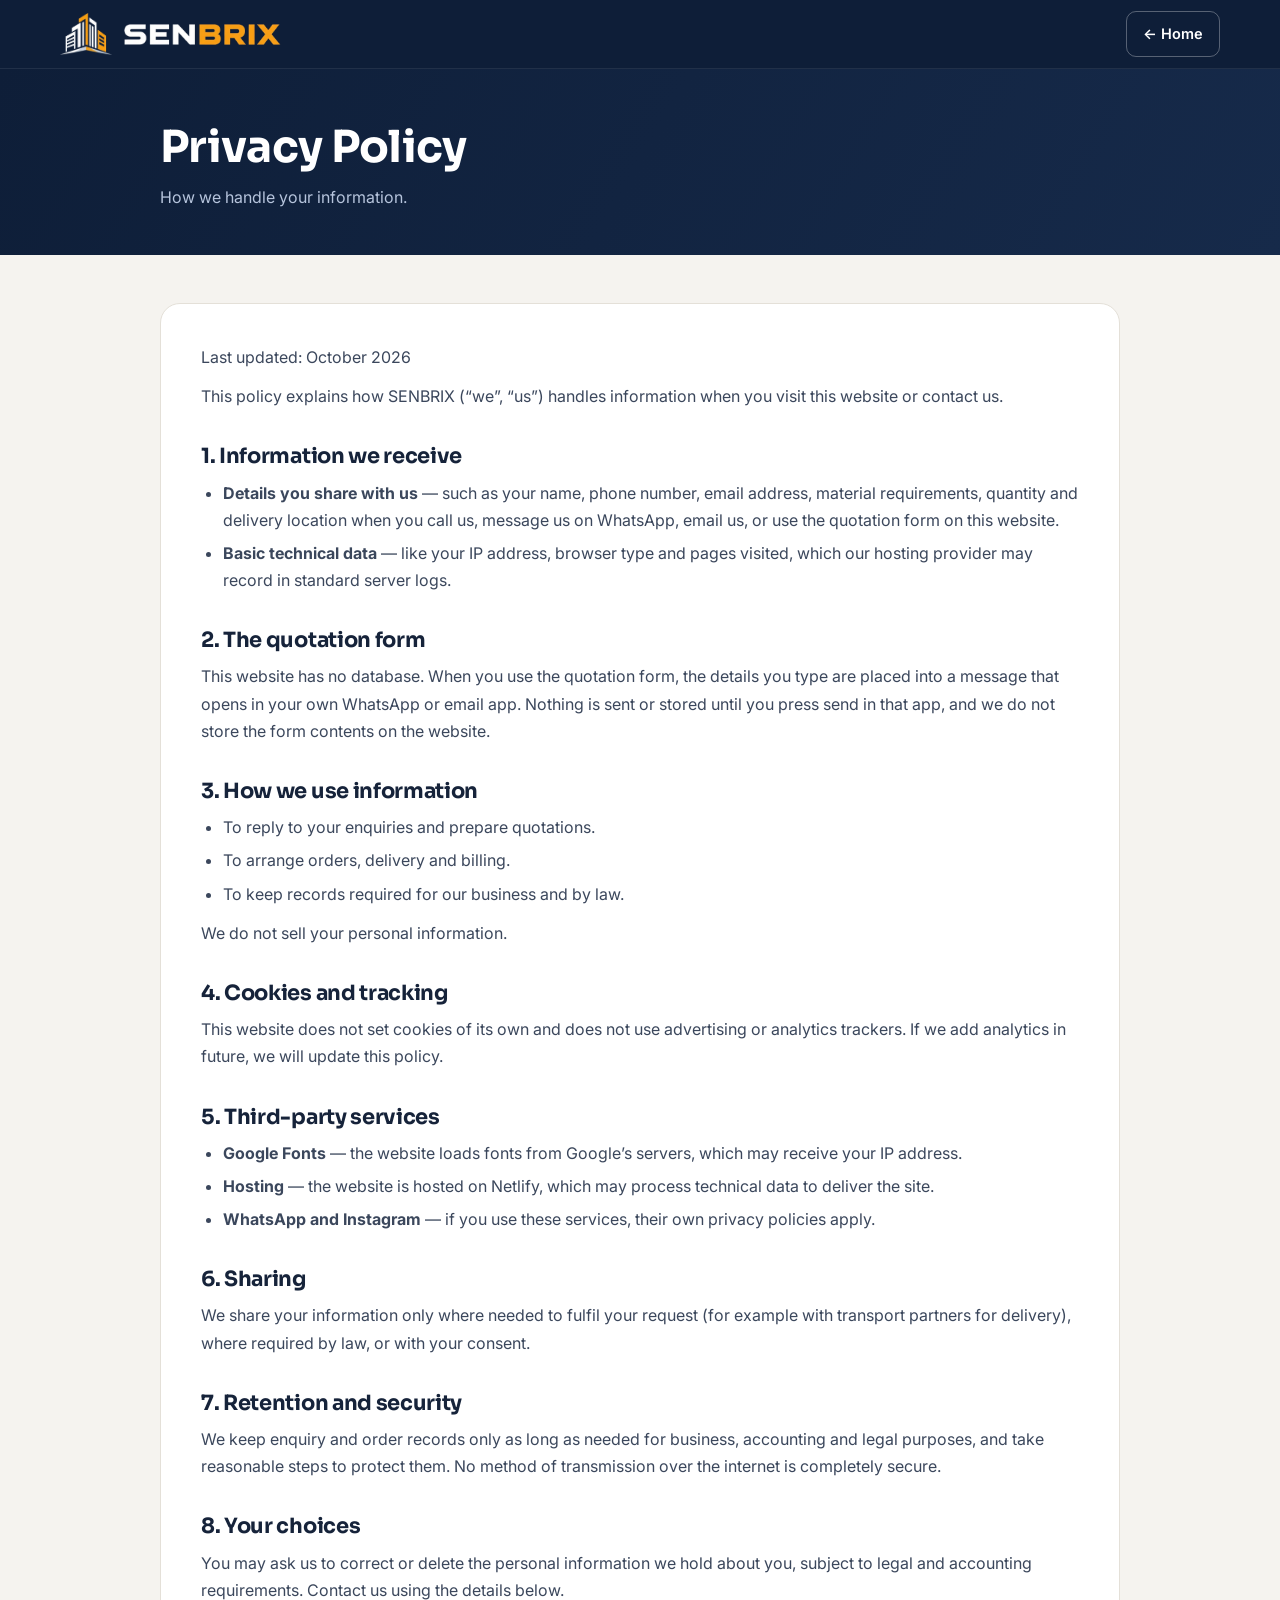
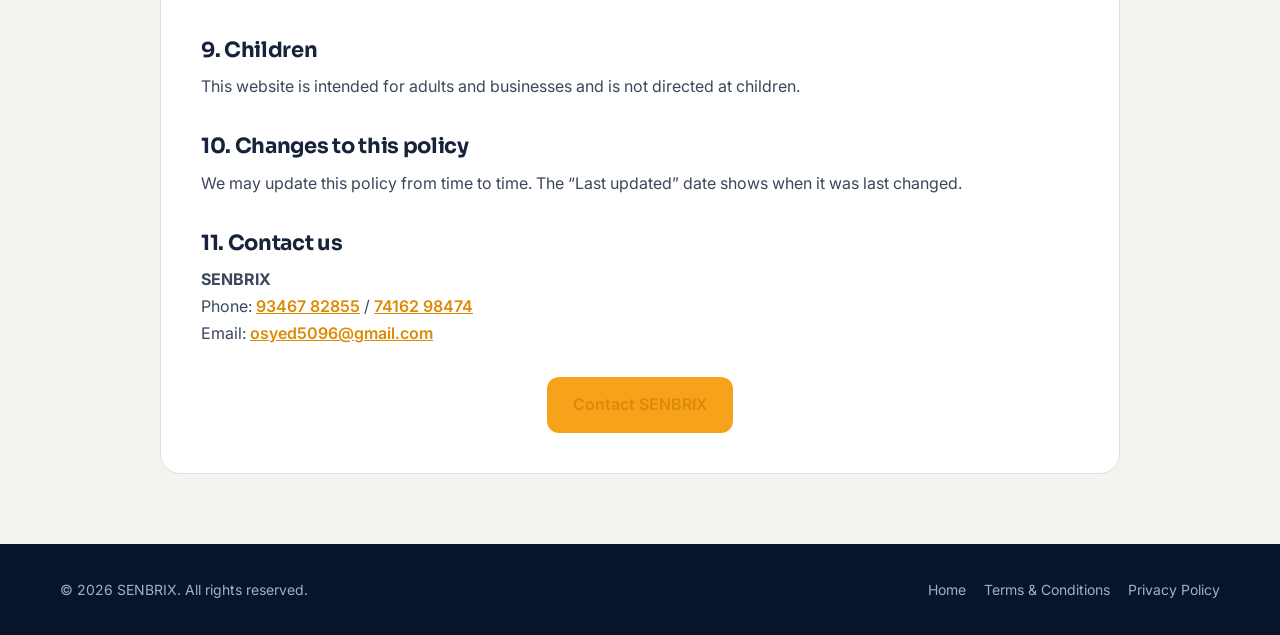
<file: privacy.html>
<!doctype html>
<html lang="en-IN">
<head>
<meta charset="utf-8">
<meta name="viewport" content="width=device-width, initial-scale=1, viewport-fit=cover">
<title>Privacy Policy | SENBRIX</title>
<meta name="description" content="How SENBRIX handles your information when you visit our website or contact us for construction materials.">
<meta name="robots" content="index, follow">
<meta name="theme-color" content="#0e1e38">
<link rel="icon" type="image/png" href="assets/favicon.png">
<link rel="apple-touch-icon" href="assets/apple-touch-icon.png">
<link rel="preconnect" href="https://fonts.googleapis.com">
<link rel="preconnect" href="https://fonts.gstatic.com" crossorigin>
<link rel="stylesheet" href="https://fonts.googleapis.com/css2?family=Inter:wght@400;500;600;700&family=Sora:wght@600;700;800&display=swap" media="print" onload="this.media='all'">
<noscript><link rel="stylesheet" href="https://fonts.googleapis.com/css2?family=Inter:wght@400;500;600;700&family=Sora:wght@600;700;800&display=swap"></noscript>
<link rel="stylesheet" href="assets/legal.css">
</head>
<body>
<header><div class="wrap">
  <a class="brand" href="index.html" aria-label="SENBRIX home"><img class="mark" src="assets/logo-mark.webp" width="54" height="44" alt=""><img class="word" src="assets/logo-word.webp" width="166" height="22" alt="SENBRIX"></a>
  <a class="back" href="index.html">&larr; Home</a>
</div></header>
<div class="hero"><div class="wrap"><h1>Privacy Policy</h1><p>How we handle your information.</p></div></div>
<main><div class="wrap">
<div class="doc">
<!-- Template privacy policy. Have it reviewed by the business owner / a legal adviser before publishing. -->
<p>Last updated: October 2026</p>
<p>This policy explains how SENBRIX (“we”, “us”) handles information when you visit this website or contact us.</p>
<h2>1. Information we receive</h2>
<ul>
<li><b>Details you share with us</b> — such as your name, phone number, email address, material requirements, quantity and delivery location when you call us, message us on WhatsApp, email us, or use the quotation form on this website.</li>
<li><b>Basic technical data</b> — like your IP address, browser type and pages visited, which our hosting provider may record in standard server logs.</li>
</ul>
<h2>2. The quotation form</h2>
<p>This website has no database. When you use the quotation form, the details you type are placed into a message that opens in your own WhatsApp or email app. Nothing is sent or stored until you press send in that app, and we do not store the form contents on the website.</p>
<h2>3. How we use information</h2>
<ul>
<li>To reply to your enquiries and prepare quotations.</li>
<li>To arrange orders, delivery and billing.</li>
<li>To keep records required for our business and by law.</li>
</ul>
<p>We do not sell your personal information.</p>
<h2>4. Cookies and tracking</h2>
<p>This website does not set cookies of its own and does not use advertising or analytics trackers. If we add analytics in future, we will update this policy.</p>
<h2>5. Third-party services</h2>
<ul>
<li><b>Google Fonts</b> — the website loads fonts from Google’s servers, which may receive your IP address.</li>
<li><b>Hosting</b> — the website is hosted on Netlify, which may process technical data to deliver the site.</li>
<li><b>WhatsApp and Instagram</b> — if you use these services, their own privacy policies apply.</li>
</ul>
<h2>6. Sharing</h2>
<p>We share your information only where needed to fulfil your request (for example with transport partners for delivery), where required by law, or with your consent.</p>
<h2>7. Retention and security</h2>
<p>We keep enquiry and order records only as long as needed for business, accounting and legal purposes, and take reasonable steps to protect them. No method of transmission over the internet is completely secure.</p>
<h2>8. Your choices</h2>
<p>You may ask us to correct or delete the personal information we hold about you, subject to legal and accounting requirements. Contact us using the details below.</p>
<h2>9. Children</h2>
<p>This website is intended for adults and businesses and is not directed at children.</p>
<h2>10. Changes to this policy</h2>
<p>We may update this policy from time to time. The “Last updated” date shows when it was last changed.</p>
<h2>11. Contact us</h2>
<p><b>SENBRIX</b><br>Phone: <a href="tel:+919346782855">93467 82855</a> / <a href="tel:+917416298474">74162 98474</a><br>Email: <a href="mailto:osyed5096@gmail.com">osyed5096@gmail.com</a></p>
<div class="center"><a class="btn" href="index.html#contact">Contact SENBRIX</a></div>
</div>
</div></main>
<footer><div class="wrap">
  <span>&copy; <span id="yr">2026</span> SENBRIX. All rights reserved.</span>
  <span class="l"><a href="index.html">Home</a><a href="terms.html">Terms &amp; Conditions</a><a href="privacy.html">Privacy Policy</a></span>
</div></footer>
<script>document.getElementById('yr').textContent=new Date().getFullYear()</script>
</body>
</html>
</file>
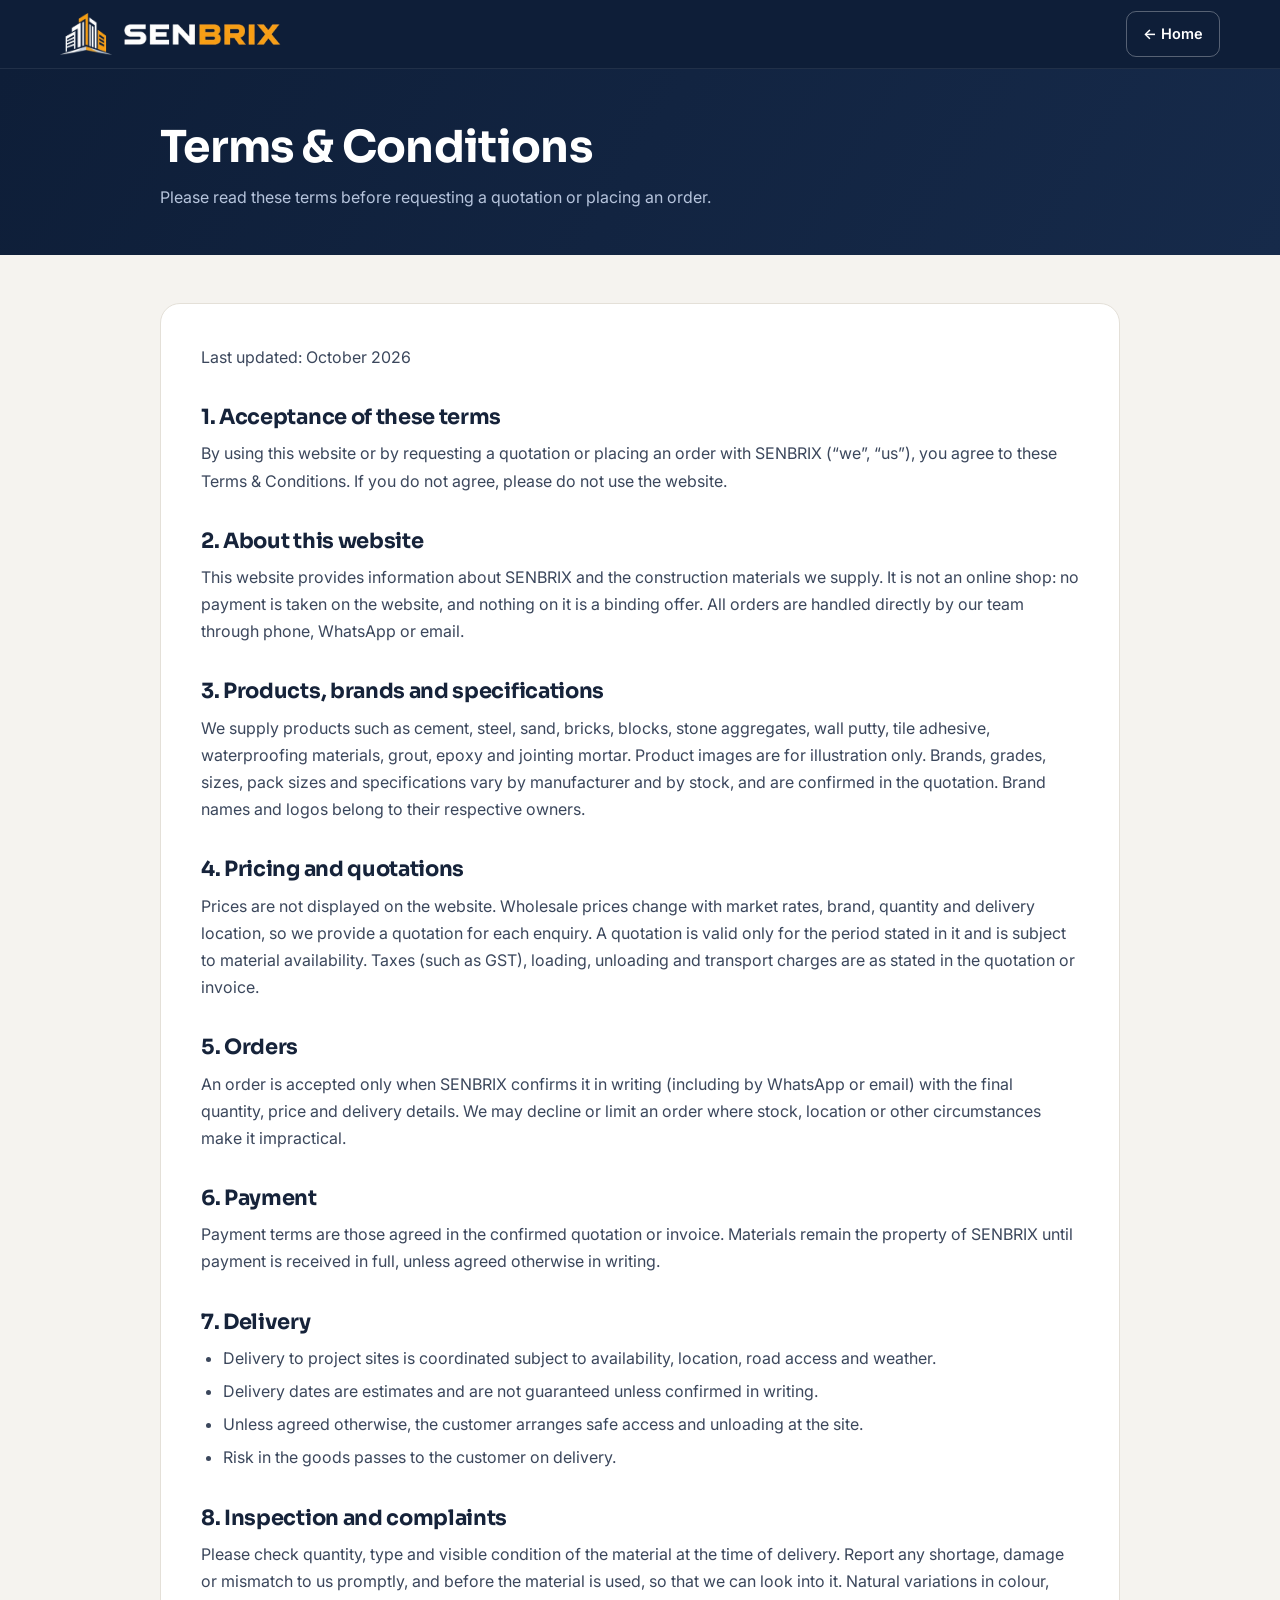
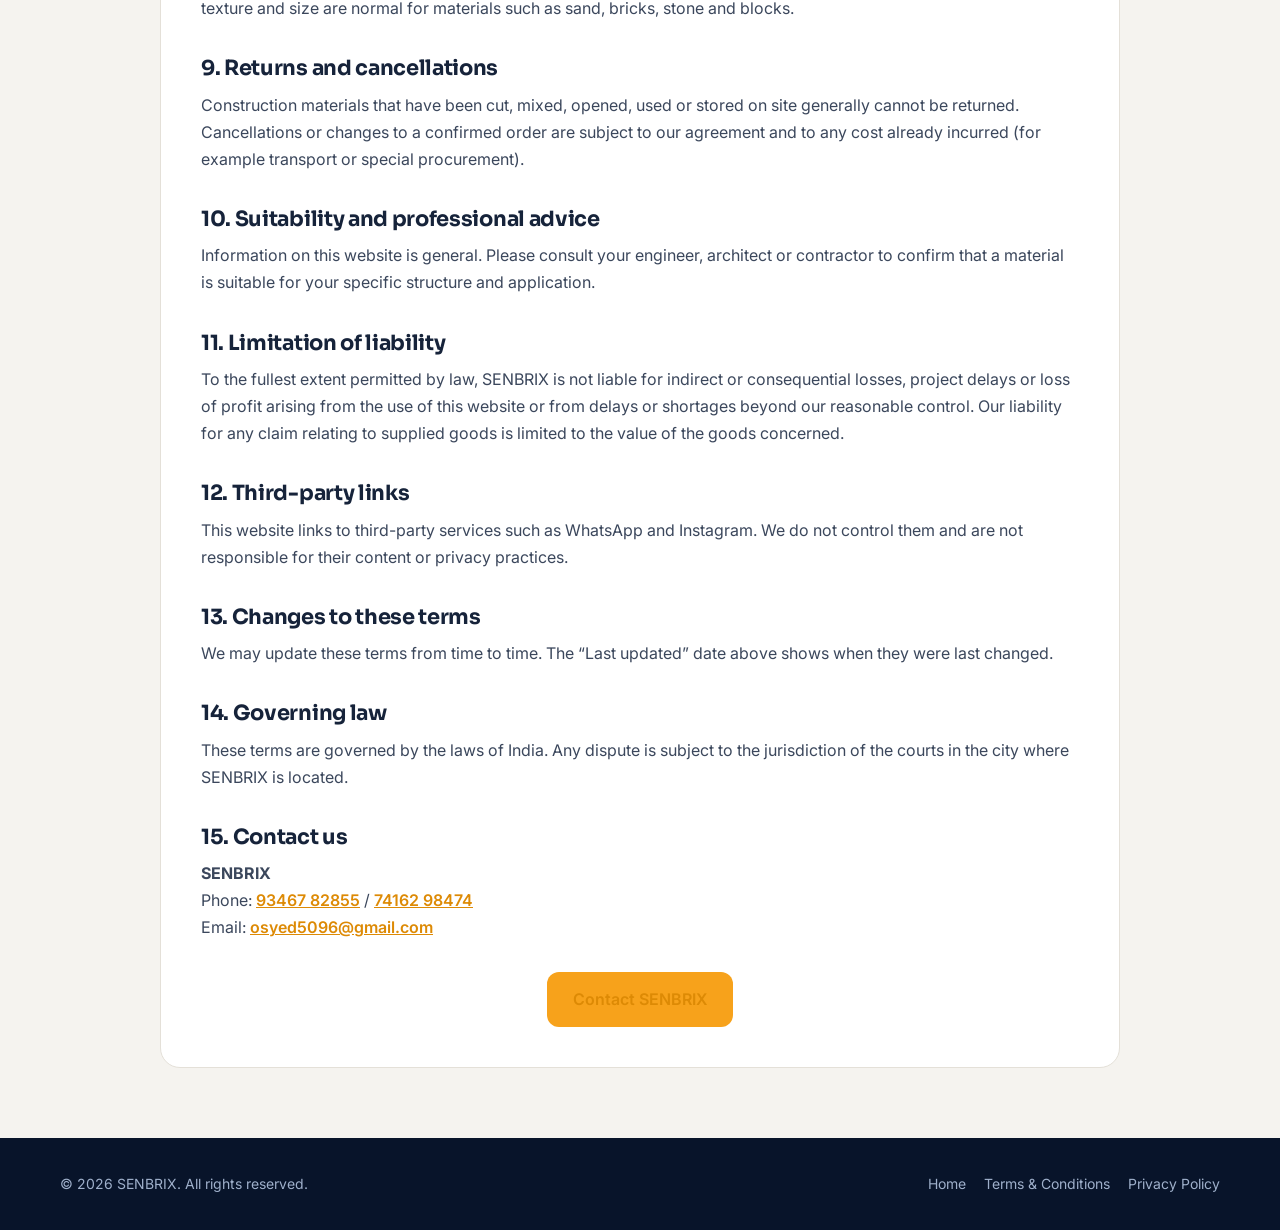
<file: terms.html>
<!doctype html>
<html lang="en-IN">
<head>
<meta charset="utf-8">
<meta name="viewport" content="width=device-width, initial-scale=1, viewport-fit=cover">
<title>Terms & Conditions | SENBRIX</title>
<meta name="description" content="Terms and conditions for using the SENBRIX website and for quotations, orders and delivery of construction materials.">
<meta name="robots" content="index, follow">
<meta name="theme-color" content="#0e1e38">
<link rel="icon" type="image/png" href="assets/favicon.png">
<link rel="apple-touch-icon" href="assets/apple-touch-icon.png">
<link rel="preconnect" href="https://fonts.googleapis.com">
<link rel="preconnect" href="https://fonts.gstatic.com" crossorigin>
<link rel="stylesheet" href="https://fonts.googleapis.com/css2?family=Inter:wght@400;500;600;700&family=Sora:wght@600;700;800&display=swap" media="print" onload="this.media='all'">
<noscript><link rel="stylesheet" href="https://fonts.googleapis.com/css2?family=Inter:wght@400;500;600;700&family=Sora:wght@600;700;800&display=swap"></noscript>
<link rel="stylesheet" href="assets/legal.css">
</head>
<body>
<header><div class="wrap">
  <a class="brand" href="index.html" aria-label="SENBRIX home"><img class="mark" src="assets/logo-mark.webp" width="54" height="44" alt=""><img class="word" src="assets/logo-word.webp" width="166" height="22" alt="SENBRIX"></a>
  <a class="back" href="index.html">&larr; Home</a>
</div></header>
<div class="hero"><div class="wrap"><h1>Terms &amp; Conditions</h1><p>Please read these terms before requesting a quotation or placing an order.</p></div></div>
<main><div class="wrap">
<div class="doc">
<!-- Template terms for a wholesale construction-materials supplier. Have them reviewed by the business owner / a legal adviser and add the registered address, GST number and jurisdiction city before publishing. -->
<p>Last updated: October 2026</p>
<h2>1. Acceptance of these terms</h2>
<p>By using this website or by requesting a quotation or placing an order with SENBRIX (“we”, “us”), you agree to these Terms &amp; Conditions. If you do not agree, please do not use the website.</p>
<h2>2. About this website</h2>
<p>This website provides information about SENBRIX and the construction materials we supply. It is not an online shop: no payment is taken on the website, and nothing on it is a binding offer. All orders are handled directly by our team through phone, WhatsApp or email.</p>
<h2>3. Products, brands and specifications</h2>
<p>We supply products such as cement, steel, sand, bricks, blocks, stone aggregates, wall putty, tile adhesive, waterproofing materials, grout, epoxy and jointing mortar. Product images are for illustration only. Brands, grades, sizes, pack sizes and specifications vary by manufacturer and by stock, and are confirmed in the quotation. Brand names and logos belong to their respective owners.</p>
<h2>4. Pricing and quotations</h2>
<p>Prices are not displayed on the website. Wholesale prices change with market rates, brand, quantity and delivery location, so we provide a quotation for each enquiry. A quotation is valid only for the period stated in it and is subject to material availability. Taxes (such as GST), loading, unloading and transport charges are as stated in the quotation or invoice.</p>
<h2>5. Orders</h2>
<p>An order is accepted only when SENBRIX confirms it in writing (including by WhatsApp or email) with the final quantity, price and delivery details. We may decline or limit an order where stock, location or other circumstances make it impractical.</p>
<h2>6. Payment</h2>
<p>Payment terms are those agreed in the confirmed quotation or invoice. Materials remain the property of SENBRIX until payment is received in full, unless agreed otherwise in writing.</p>
<h2>7. Delivery</h2>
<ul>
<li>Delivery to project sites is coordinated subject to availability, location, road access and weather.</li>
<li>Delivery dates are estimates and are not guaranteed unless confirmed in writing.</li>
<li>Unless agreed otherwise, the customer arranges safe access and unloading at the site.</li>
<li>Risk in the goods passes to the customer on delivery.</li>
</ul>
<h2>8. Inspection and complaints</h2>
<p>Please check quantity, type and visible condition of the material at the time of delivery. Report any shortage, damage or mismatch to us promptly, and before the material is used, so that we can look into it. Natural variations in colour, texture and size are normal for materials such as sand, bricks, stone and blocks.</p>
<h2>9. Returns and cancellations</h2>
<p>Construction materials that have been cut, mixed, opened, used or stored on site generally cannot be returned. Cancellations or changes to a confirmed order are subject to our agreement and to any cost already incurred (for example transport or special procurement).</p>
<h2>10. Suitability and professional advice</h2>
<p>Information on this website is general. Please consult your engineer, architect or contractor to confirm that a material is suitable for your specific structure and application.</p>
<h2>11. Limitation of liability</h2>
<p>To the fullest extent permitted by law, SENBRIX is not liable for indirect or consequential losses, project delays or loss of profit arising from the use of this website or from delays or shortages beyond our reasonable control. Our liability for any claim relating to supplied goods is limited to the value of the goods concerned.</p>
<h2>12. Third-party links</h2>
<p>This website links to third-party services such as WhatsApp and Instagram. We do not control them and are not responsible for their content or privacy practices.</p>
<h2>13. Changes to these terms</h2>
<p>We may update these terms from time to time. The “Last updated” date above shows when they were last changed.</p>
<h2>14. Governing law</h2>
<p>These terms are governed by the laws of India. Any dispute is subject to the jurisdiction of the courts in the city where SENBRIX is located.</p>
<h2>15. Contact us</h2>
<p><b>SENBRIX</b><br>Phone: <a href="tel:+919346782855">93467 82855</a> / <a href="tel:+917416298474">74162 98474</a><br>Email: <a href="mailto:osyed5096@gmail.com">osyed5096@gmail.com</a></p>
<div class="center"><a class="btn" href="index.html#contact">Contact SENBRIX</a></div>
</div>
</div></main>
<footer><div class="wrap">
  <span>&copy; <span id="yr">2026</span> SENBRIX. All rights reserved.</span>
  <span class="l"><a href="index.html">Home</a><a href="terms.html">Terms &amp; Conditions</a><a href="privacy.html">Privacy Policy</a></span>
</div></footer>
<script>document.getElementById('yr').textContent=new Date().getFullYear()</script>
</body>
</html>
</file>
<file: assets/legal.css>
*{box-sizing:border-box;margin:0;padding:0}
:root{--navy:#0e1e38;--navy3:#08142a;--orange:#f7a21b;--orange-d:#dd8a05;--bg:#f5f3ef;--line:#e4e0d8;--muted:#5f6b7e;--text:#16233a;--head:'Sora',system-ui,-apple-system,'Segoe UI',sans-serif;--body:'Inter',system-ui,-apple-system,'Segoe UI',sans-serif}
html{-webkit-text-size-adjust:100%;-webkit-tap-highlight-color:transparent}
body{font-family:var(--body);background:var(--bg);color:var(--text);line-height:1.7;font-size:16px}
a{color:inherit}img{display:block;max-width:100%}
h1,h2{font-family:var(--head);line-height:1.2;letter-spacing:-.015em}
.wrap{width:100%;max-width:1000px;margin:0 auto;padding:0 20px}
header{background:var(--navy);border-bottom:1px solid rgba(255,255,255,.08)}
header .wrap{display:flex;align-items:center;justify-content:space-between;gap:14px;height:68px;max-width:1200px}
.brand{display:flex;align-items:center;gap:12px;text-decoration:none}.brand .mark{height:42px;width:auto}.brand .word{height:21px;width:auto}
.back{white-space:nowrap;flex:none;color:#fff;font-weight:600;font-size:14.5px;text-decoration:none;border:1.5px solid rgba(255,255,255,.3);padding:10px 16px;border-radius:10px;min-height:44px;display:inline-flex;align-items:center}
.back:hover{background:rgba(255,255,255,.1)}
.hero{background:linear-gradient(120deg,var(--navy),#162a4a);color:#fff;padding:52px 0 44px}
.hero h1{font-size:clamp(30px,6vw,44px)}.hero p{color:#b6c4dc;margin-top:10px}
main{padding:48px 0 70px}
.doc{background:#fff;border:1px solid var(--line);border-radius:20px;padding:40px}
.doc h2{font-size:21px;margin:34px 0 10px}.doc h2:first-child{margin-top:0}
.doc p{color:#3b475c;margin-bottom:12px}
.doc ul{margin:0 0 12px 22px;color:#3b475c}.doc li{margin-bottom:6px}
.doc a{color:var(--orange-d);font-weight:600}
.box{background:#fff8ec;border:1px solid #f6ddb0;border-radius:14px;padding:16px 18px;margin-bottom:26px;font-size:15px;color:#6b4300}
footer{background:var(--navy3);color:#9fb0cb;padding:34px 0;font-size:14px}
footer .wrap{display:flex;justify-content:space-between;gap:14px;flex-wrap:wrap;max-width:1200px}
footer a{text-decoration:none}footer a:hover{color:#fff}
footer .l{display:flex;gap:18px;flex-wrap:wrap}
.btn{display:inline-flex;align-items:center;justify-content:center;background:var(--orange);color:#1a1200;font-weight:700;padding:14px 26px;border-radius:12px;text-decoration:none;min-height:50px;margin-top:18px}
.center{text-align:center}
@media(max-width:620px){
  .wrap{padding:0 16px}header .wrap{height:64px}.brand .mark{height:36px}.brand .word{height:17px}
  .hero{padding:38px 0 32px}main{padding:28px 0 50px}
  .doc{padding:24px 20px;border-radius:16px}.doc h2{font-size:19px}
  .back{padding:9px 12px}
}
</file>
